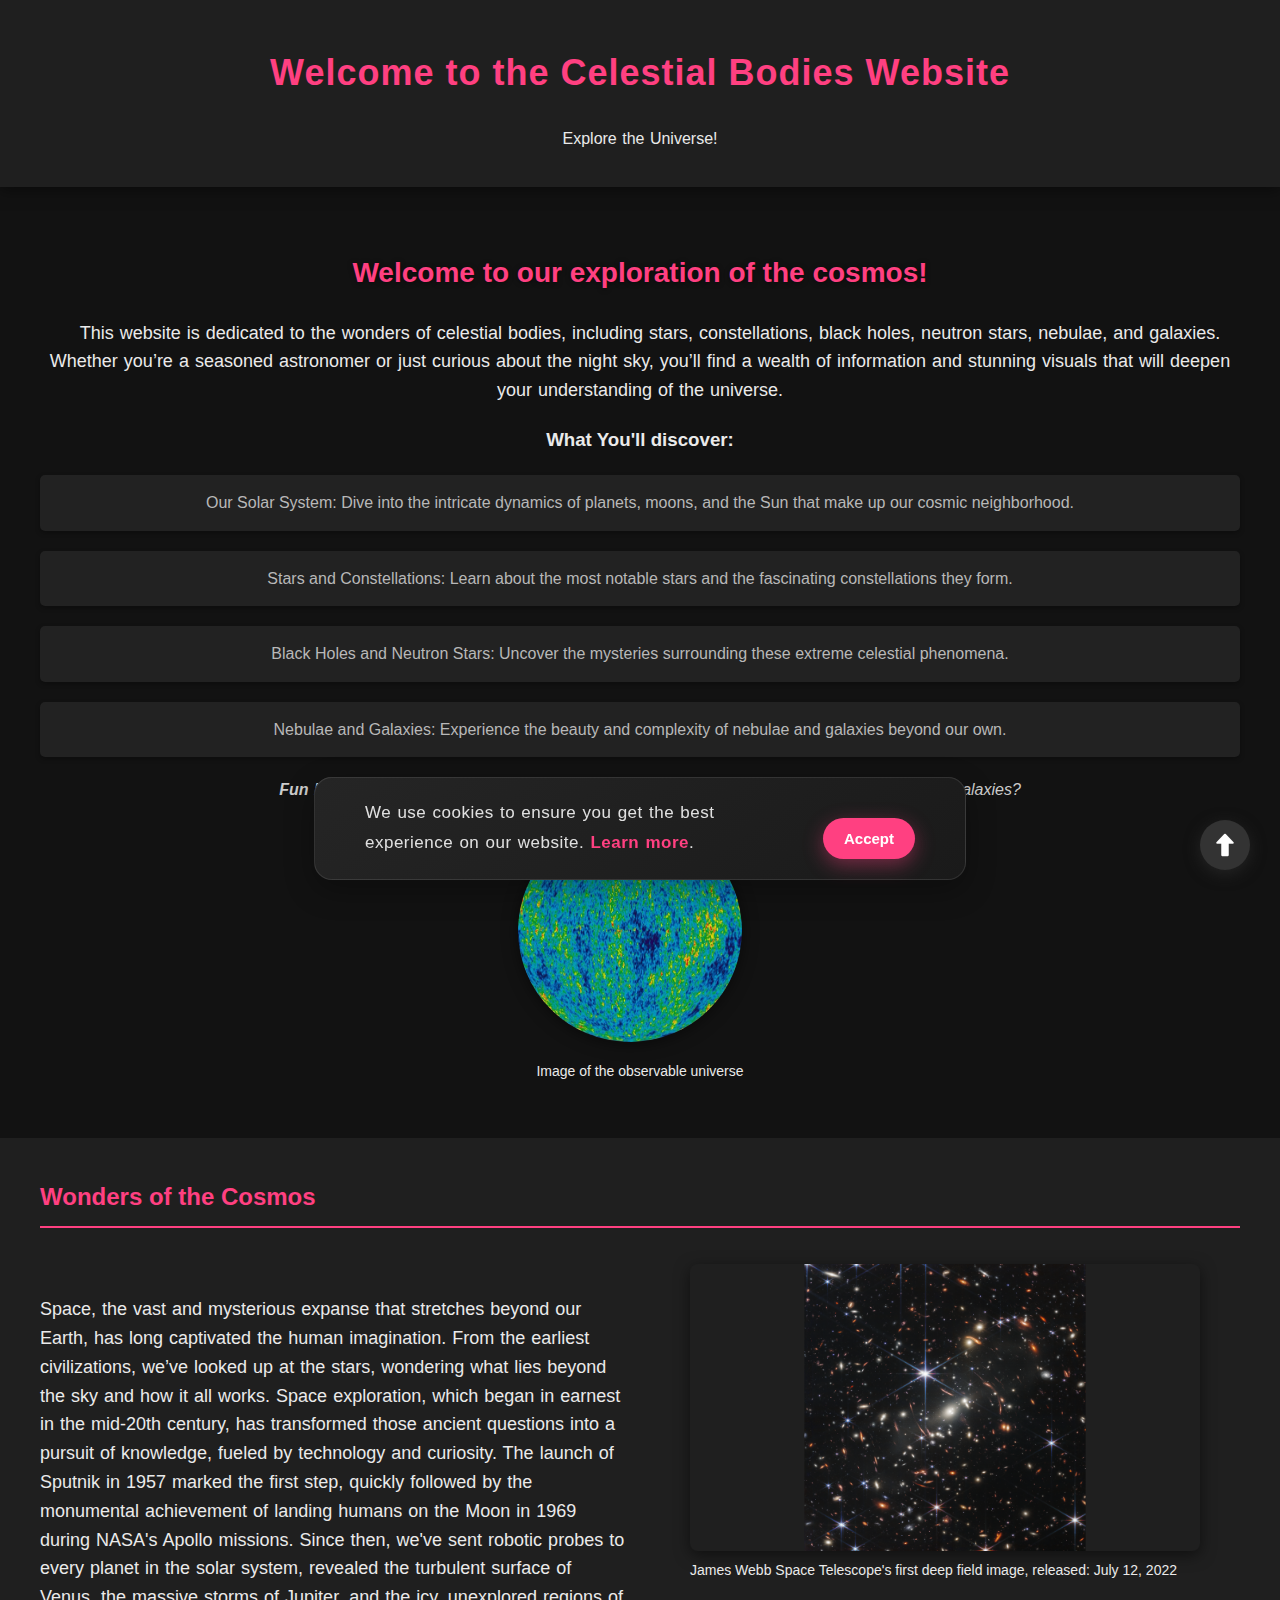
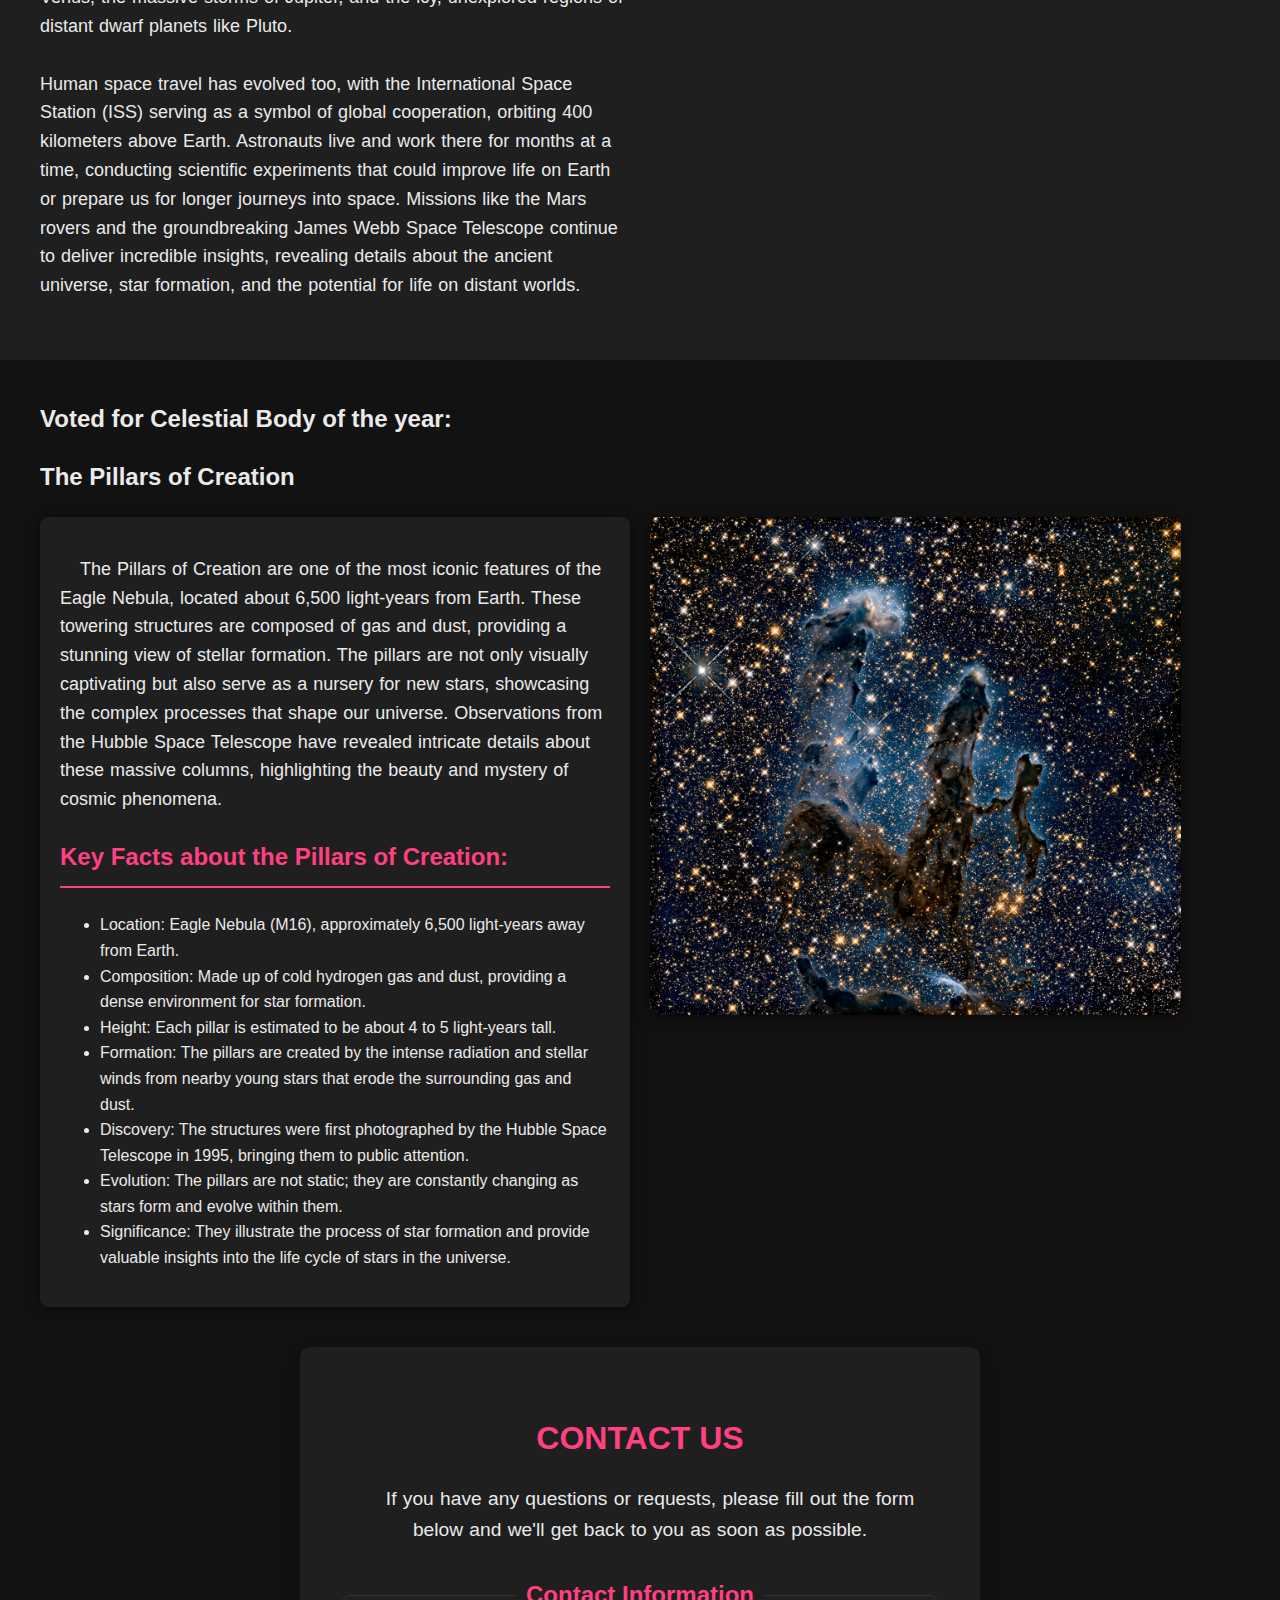
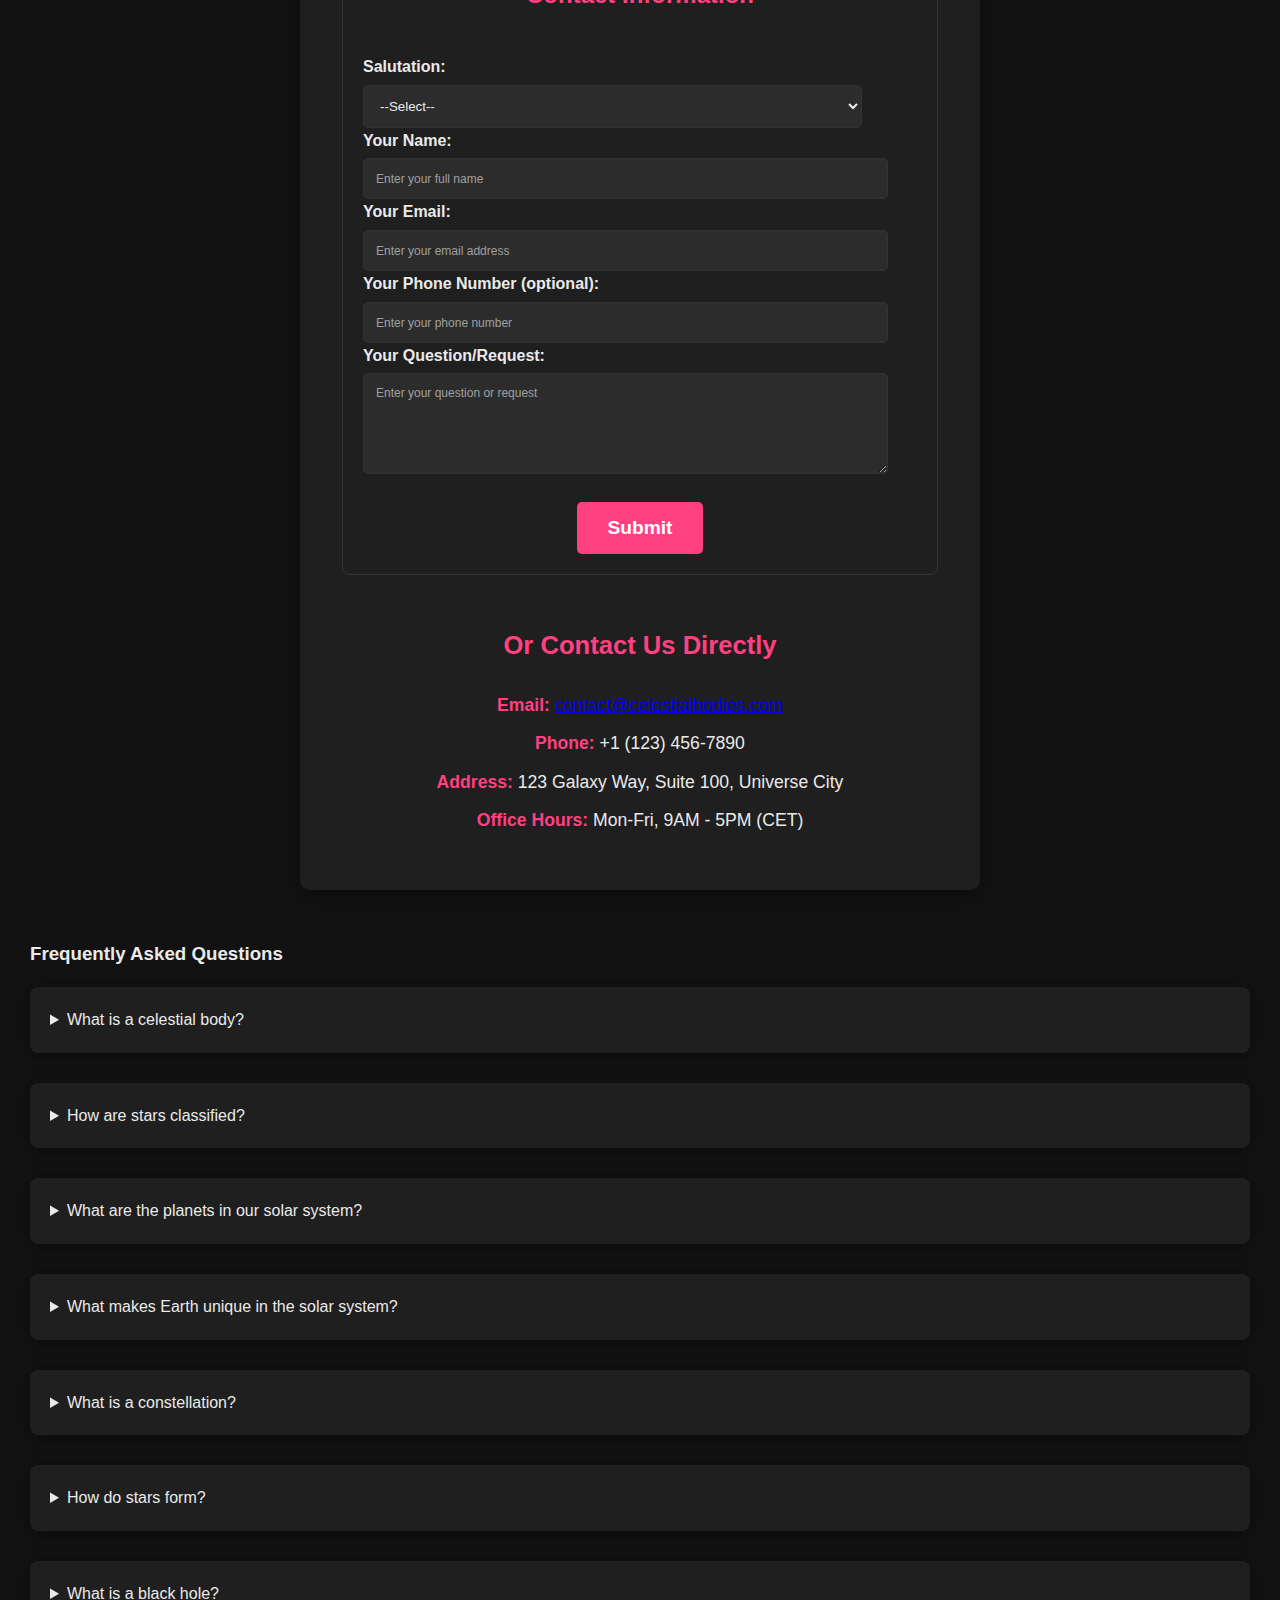
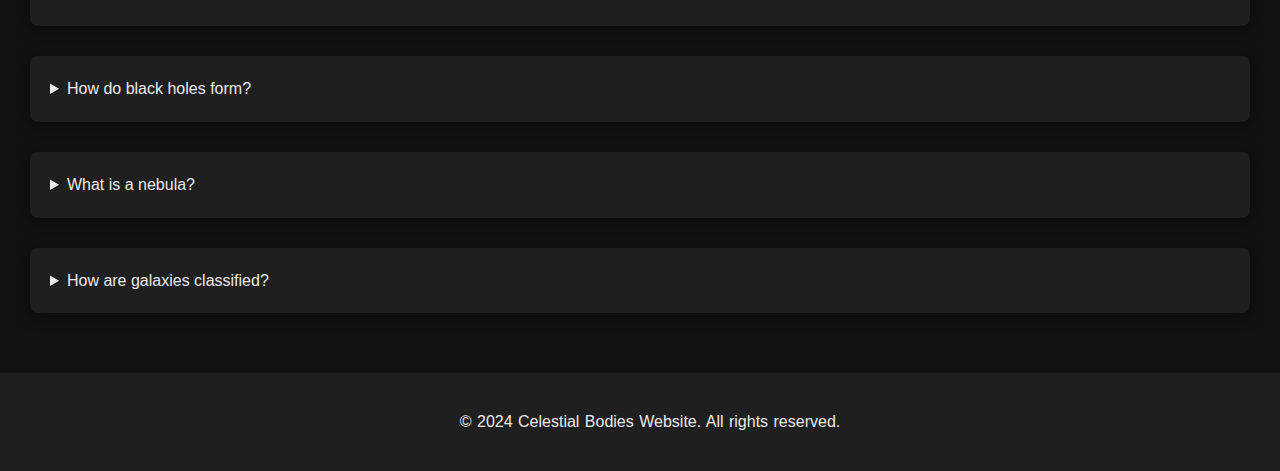
<file: index.html>
<!DOCTYPE html>
<html lang="en">
<head>
    <meta charset="UTF-8">
    <meta name="author" content="Dávid Sebestyén">
    <meta name="viewport" content="width=device-width, initial-scale=1.0">
    <meta name="description" content="A comprehensive website about celestial bodies, stars, and galaxies, providing insightful and detailed information.">
    <meta name="keywords" content="celestial bodies, stars, galaxies, black holes, planets">
    <title>Celestial Bodies Website</title>
    <link rel="stylesheet" href="css/styles.css" type="text/css">
    <link rel="icon" href="img/home/Logoblack.png" type="image/png">
</head>
<body>
    <header>
        <h1>Welcome to the Celestial Bodies Website</h1>
        <p class="header">Explore the Universe!</p>
    </header>

    <a href="#top" class="back-to-top">
        <img src="img/arrowwhite.png" class="arrow" alt="arrow" title="To the top">
    </a>

    <!-- Home section -->
    <section id="home">
        <h2>Welcome to our exploration of the cosmos!</h2>
        <p>This website is dedicated to the wonders of celestial bodies, including stars, constellations, black holes, neutron stars, nebulae, and galaxies. Whether you’re a seasoned astronomer or just curious about the night sky, you’ll find a wealth of information and stunning visuals that will deepen your understanding of the universe.</p>
        <h3>What You'll discover:</h3>
        <ul>
            <li><a href="solar-system.html">Our Solar System: Dive into the intricate dynamics of planets, moons, and the Sun that make up our cosmic neighborhood.</a></li>
            <li><a href="stars-constellations.html">Stars and Constellations: Learn about the most notable stars and the fascinating constellations they form.</a></li>
            <li><a href="black-holes.html">Black Holes and Neutron Stars: Uncover the mysteries surrounding these extreme celestial phenomena.</a></li>
            <li><a href="nebulae-galaxies.html">Nebulae and Galaxies: Experience the beauty and complexity of nebulae and galaxies beyond our own.</a></li>
        </ul>
        
        <aside>
        <p class="fun-fact">
            <strong>Fun Fact:</strong> Did you know that the observable universe is estimated to contain over <em>200 billion galaxies</em>?
        </p>
    </aside>
        <figure>
            <img 
                src="img/home/universe_home.webp" 
                alt="The observable universe" 
                title="Image of the observable universe" 
                class="universe_img">
                <figcaption>Image of the observable universe</figcaption>
        </figure>
    </section>

    <section id="space-text">
        <h3>Wonders of the Cosmos</h3>
        <p class="pre-line">
            Space, the vast and mysterious expanse that stretches beyond our Earth, has long captivated the human imagination. From the earliest civilizations, we’ve looked up at the stars, wondering what lies beyond the sky and how it all works. Space exploration, which began in earnest in the mid-20th century, has transformed those ancient questions into a pursuit of knowledge, fueled by technology and curiosity. The launch of Sputnik in 1957 marked the first step, quickly followed by the monumental achievement of landing humans on the Moon in 1969 during NASA's Apollo missions. Since then, we've sent robotic probes to every planet in the solar system, revealed the turbulent surface of Venus, the massive storms of Jupiter, and the icy, unexplored regions of distant dwarf planets like Pluto.
            
            Human space travel has evolved too, with the International Space Station (ISS) serving as a symbol of global cooperation, orbiting 400 kilometers above Earth. Astronauts live and work there for months at a time, conducting scientific experiments that could improve life on Earth or prepare us for longer journeys into space. Missions like the Mars rovers and the groundbreaking James Webb Space Telescope continue to deliver incredible insights, revealing details about the ancient universe, star formation, and the potential for life on distant worlds.
        </p>
        <figure>
            <img 
            src="img/home/webb_home.png"
            alt="Space image"
            title="An image of space, taken by the James Webb Space Telescope, Credits to NASA"
            class="space-image">
            <figcaption>James Webb Space Telescope's first deep field image, released: July 12, 2022</figcaption>
        </figure>
    </section>

    <section id="pillars">
        <h2>Voted for Celestial Body of the year:</h2>
        <h2>The Pillars of Creation</h2>
        <article class="pillar-article">
        <p class="pillars-text">
            The Pillars of Creation are one of the most iconic features of the Eagle Nebula, located about 6,500 light-years from Earth. These towering structures are composed of gas and dust, providing a stunning view of stellar formation. The pillars are not only visually captivating but also serve as a nursery for new stars, showcasing the complex processes that shape our universe. Observations from the Hubble Space Telescope have revealed intricate details about these massive columns, highlighting the beauty and mystery of cosmic phenomena.
        <h3>Key Facts about the Pillars of Creation:</h3>
        <ul>
            <li>Location: Eagle Nebula (M16), approximately 6,500 light-years away from Earth.</li>
            <li>Composition: Made up of cold hydrogen gas and dust, providing a dense environment for star formation.</li>
            <li>Height: Each pillar is estimated to be about 4 to 5 light-years tall.</li>
            <li>Formation: The pillars are created by the intense radiation and stellar winds from nearby young stars that erode the surrounding gas and dust.</li>
            <li>Discovery: The structures were first photographed by the Hubble Space Telescope in 1995, bringing them to public attention.</li>
            <li>Evolution: The pillars are not static; they are constantly changing as stars form and evolve within them.</li>
            <li>Significance: They illustrate the process of star formation and provide valuable insights into the life cycle of stars in the universe.</li>
        </ul>
        </article>
        <img 
            src="img/home/pillars_home.jpg"
            alt="Pillars of Creation"
            title="Image of The Pillars of Creation, by the Hubble Space Telescope"
            class="pillars-img">
    </section>
    
    <!-- Contact section -->
    <section id="contact">
        <h2>Contact Us</h2>
        <p>If you have any questions or requests, please fill out the form below and we'll get back to you as soon as possible.</p>
    
        <form action="thankyou.html" method="POST">
            <fieldset>
              <legend>Contact Information</legend>
              
              <label for="salutation">Salutation:</label>
              <select id="salutation" name="salutation" required>
                <option value="">--Select--</option>
                <option value="Mr.">Mr.</option>
                <option value="Mrs.">Mrs.</option>
                <option value="Mx.">Mx. (Gender-Neutral)</option>
              </select>
          
              <label for="name">Your Name:</label>
              <input type="text" id="name" name="name" required placeholder="Enter your full name">
          
              <label for="email">Your Email:</label>
              <input type="email" id="email" name="email" required placeholder="Enter your email address">
          
              <label for="phone">Your Phone Number (optional):</label>
              <input type="tel" id="phone" name="phone" placeholder="Enter your phone number">
          
              <label for="message">Your Question/Request:</label>
              <textarea id="message" name="message" rows="5" required placeholder="Enter your question or request"></textarea>
          
              <button type="submit">Submit</button>
            </fieldset>
          </form>
          
    
        <h3>Or Contact Us Directly</h3>
        <ul id="direct-contact">
            <li><strong>Email:</strong> <a href="mailto:contact@celestialbodies.com">contact@celestialbodies.com</a></li>
            <li><strong>Phone:</strong> +1 (123) 456-7890</li>
            <li><strong>Address:</strong> 123 Galaxy Way, Suite 100, Universe City</li>
            <li><strong>Office Hours:</strong> Mon-Fri, 9AM - 5PM (CET)</li>
        </ul>
    </section>
    
        <!-- FAQ section -->
        <section id="faq">
            <h3>Frequently Asked Questions</h3>
    
            <article>
                <h4 class="visually-hidden">Celestial Body</h4> <!-- New hidden heading -->
                <details>
                    <summary>What is a celestial body?</summary>
                    <p>A celestial body is any natural object outside of Earth's atmosphere, such as planets, moons, stars, and asteroids.</p>
                </details>
            </article>
    
            <article>
                <h4 class="visually-hidden">Stars</h4> <!-- New hidden heading -->
                <details>
                    <summary>How are stars classified?</summary>
                    <p>Stars are classified based on their temperature and brightness, often grouped into spectral types such as O, B, A, F, G, K, and M.</p>
                </details>
            </article>
    
            <article>
                <h4 class="visually-hidden">Planets</h4> <!-- New hidden heading -->
                <details>
                    <summary>What are the planets in our solar system?</summary>
                    <p>Our solar system consists of eight planets: Mercury, Venus, Earth, Mars, Jupiter, Saturn, Uranus, and Neptune.</p>
                </details>
            </article>
    
            <article>
                <h4 class="visually-hidden">Earth</h4> <!-- New hidden heading -->
                <details>
                    <summary>What makes Earth unique in the solar system?</summary>
                    <p>Earth is the only planet known to support life, thanks to its liquid water, suitable atmosphere, and magnetic field.</p>
                </details>
            </article>
    
            <article>
                <h4 class="visually-hidden">Constellation</h4> <!-- New hidden heading -->
                <details>
                    <summary>What is a constellation?</summary>
                    <p>A constellation is a group of stars that forms a recognizable pattern in the sky, often named after mythological figures, animals, or objects.</p>
                </details>
            </article>
    
            <article>
                <h4 class="visually-hidden">Stars</h4> <!-- New hidden heading -->
                <details>
                    <summary>How do stars form?</summary>
                    <p>Stars form from clouds of gas and dust in space, which collapse under gravity and ignite nuclear fusion at their core.</p>
                </details>
            </article>
    
            <article>
                <h4 class="visually-hidden">Black Hole</h4> <!-- New hidden heading -->
                <details>
                    <summary>What is a black hole?</summary>
                    <p>A black hole is a region of space where gravity is so strong that nothing, not even light, can escape from it.</p>
                </details>
            </article>
    
            <article>
                <h4 class="visually-hidden">Forming of Black Holes</h4> <!-- New hidden heading -->
                <details>
                    <summary>How do black holes form?</summary>
                    <p>Black holes form when massive stars collapse under their own gravity at the end of their life cycles.</p>
                </details>
            </article>
    
            <article>
                <h4 class="visually-hidden">Nebula</h4> <!-- New hidden heading -->
                <details>
                    <summary>What is a nebula?</summary>
                    <p>A nebula is a giant cloud of gas and dust in space, often the birthplace of stars and planets.</p>
                </details>
            </article>
    
            <article>
                <h4 class="visually-hidden">Galaxy Classification</h4> <!-- New hidden heading -->
                <details>
                    <summary>How are galaxies classified?</summary>
                    <p>Galaxies are classified into three main types: spiral, elliptical, and irregular, based on their shape and structure.</p>
                </details>
            </article>
    
        </section>

        <section class="cookie-popup" id="cookiePopup">
            <h3 class="visually-hidden">Cookie Consent</h3> <!-- New hidden heading -->
            <p>We use cookies to ensure you get the best experience on our website. <a href="#">Learn more</a>.</p>
            <button id="acceptCookies">Accept</button>
        </section>

    <footer>
        <p>&copy; 2024 Celestial Bodies Website. All rights reserved.</p>
    </footer>

    <script src="scripts/scriptcookies.js"></script>
</body>
</html>
</file>
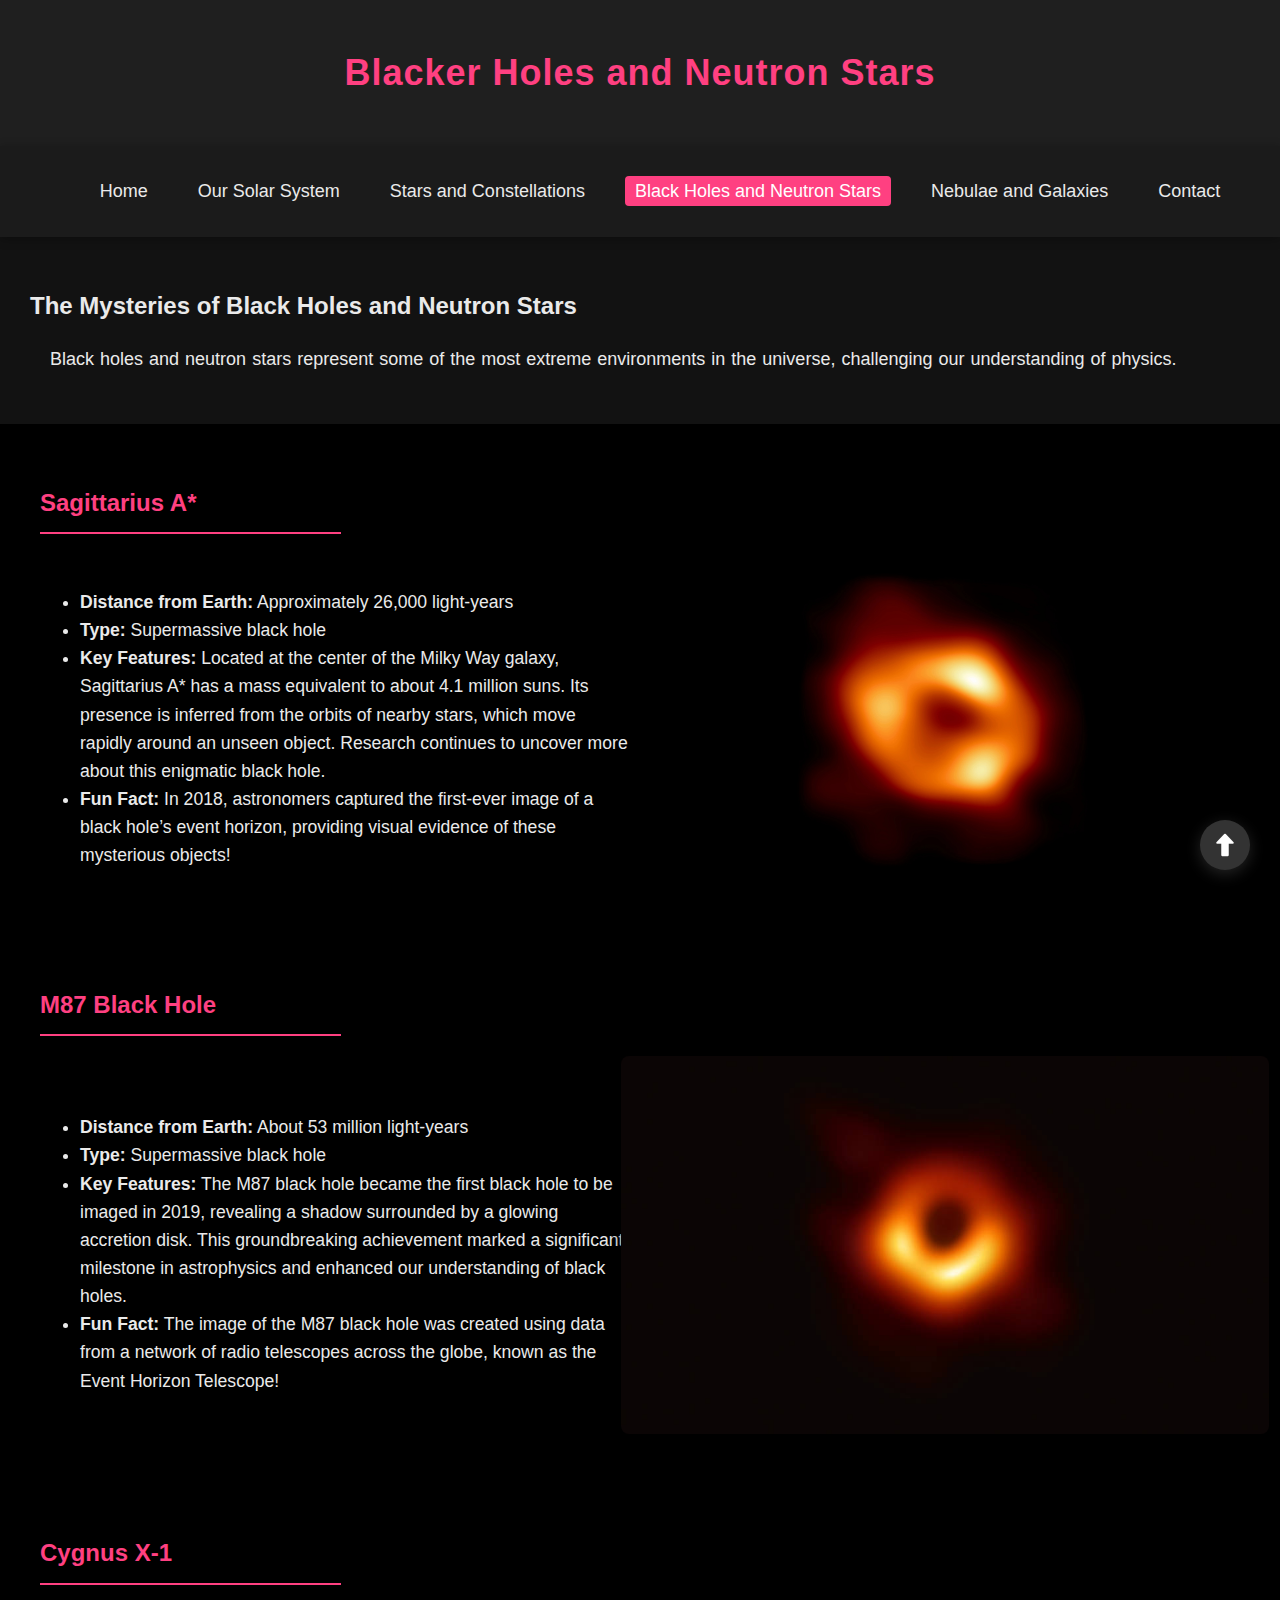
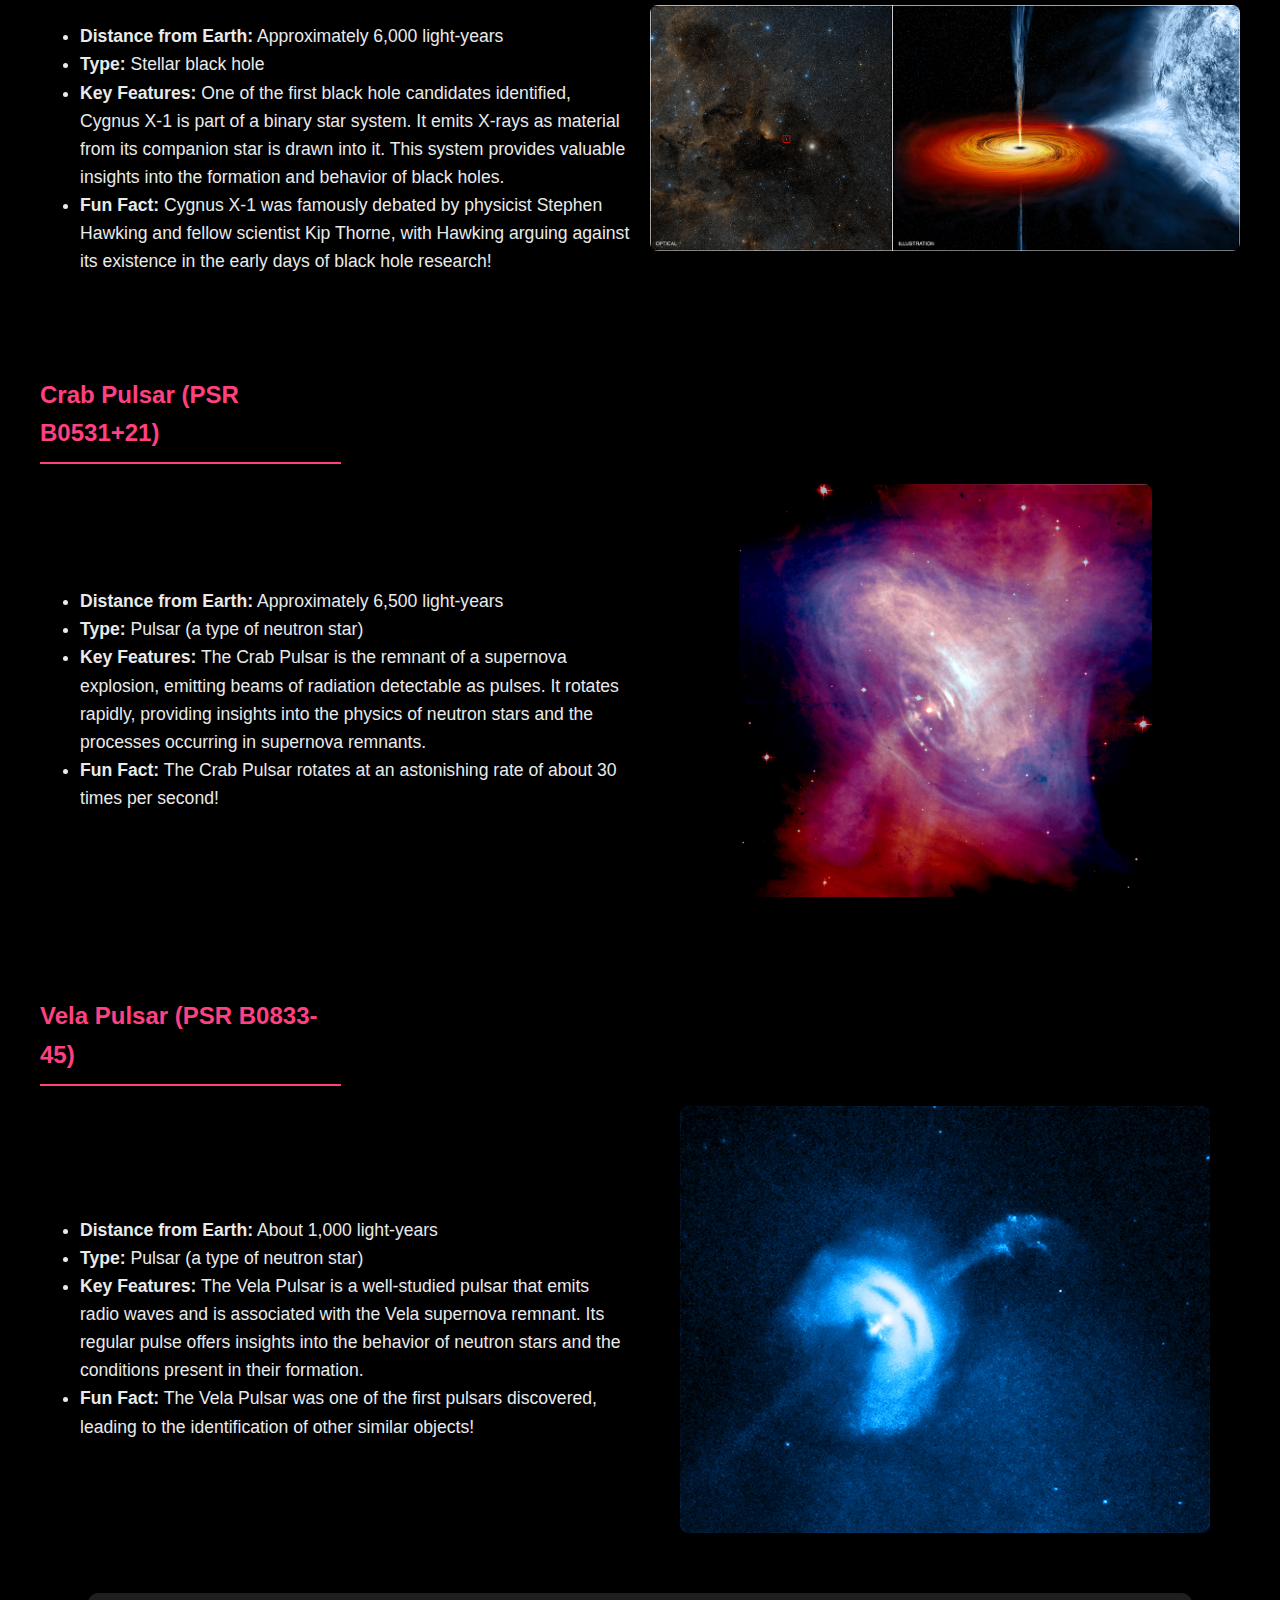
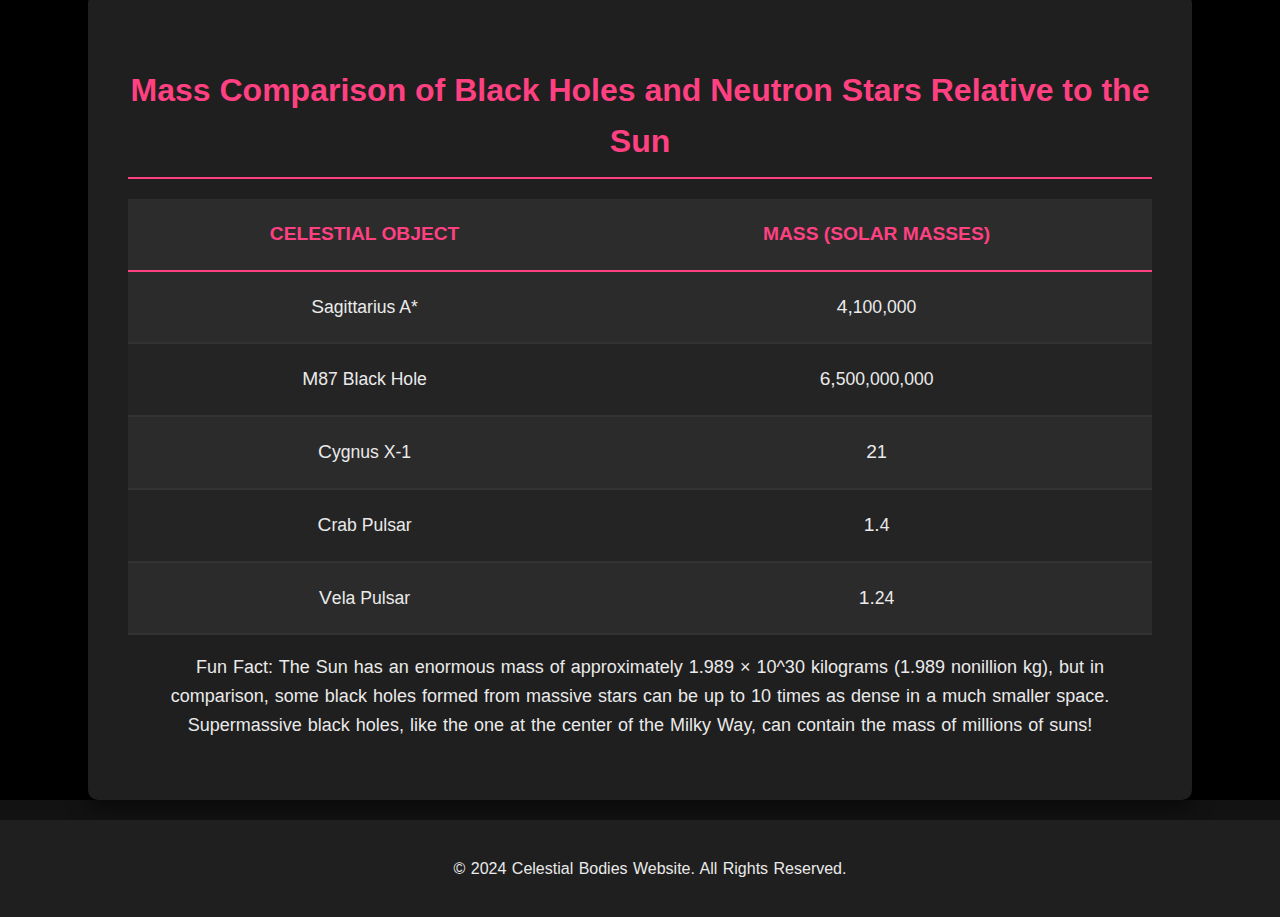
<file: black-holes.html>
<!DOCTYPE html>
<html lang="en">
<head>
    <meta charset="UTF-8">
    <meta name="author" content="Dávid Sebestyén">
    <meta name="viewport" content="width=device-width, initial-scale=1.0">
    <meta name="description" content="A comprehensive website about celestial bodies, stars, and galaxies, providing insightful and detailed information.">
    <meta name="keywords" content="celestial bodies, stars, galaxies, black holes, planets">
    <title>Celestial Bodies - Our Solar System</title>
    <link rel="stylesheet" href="css/styles.css" type="text/css">
    <link rel="icon" href="img/home/Logoblack.png" type="image/png">
</head>
<body>
    
    <header>
        <h1>Blacker Holes and Neutron Stars</h1>
    </header>

    <nav>
        <button class="hamburger" id="hamburger" aria-label="Toggle menu" aria-expanded="false">
            <span></span>
            <span></span>
            <span></span>
        </button>
        <ul class="nav-menu" id="navMenu">
            <li><a href="index.html">Home</a></li>
            <li><a href="solar-system.html">Our Solar System</a></li>
            <li><a href="stars-constellations.html">Stars and Constellations</a></li>
            <li><a href="black-holes.html" class="nav-active">Black Holes and Neutron Stars</a></li>
            <li><a href="nebulae-galaxies.html">Nebulae and Galaxies</a></li>
            <li><a href="index.html#contact">Contact</a></li>
        </ul>
    </nav>

    <a href="#top" class="back-to-top">
        <img src="img/arrowwhite.png" class="arrow" alt="arrow" title="To the top">
    </a>

    <section id="black-holes">
        <h2>The Mysteries of Black Holes and Neutron Stars</h2>
        <p>Black holes and neutron stars represent some of the most extreme environments in the universe, challenging our understanding of physics.</p>
    </section>

    <main id="blackholes">
        <section id="sagittariusa">
            <h2>Sagittarius A*</h2>
            <ul class="sagittariusa-ul">
                <li><strong>Distance from Earth:</strong> Approximately 26,000 light-years</li>
                <li><strong>Type:</strong> Supermassive black hole</li>
                <li><strong>Key Features:</strong> Located at the center of the Milky Way galaxy, Sagittarius A* has a mass equivalent to about 4.1 million suns. Its presence is inferred from the orbits of nearby stars, which move rapidly around an unseen object. Research continues to uncover more about this enigmatic black hole.</li>
                <li><strong>Fun Fact:</strong> In 2018, astronomers captured the first-ever image of a black hole’s event horizon, providing visual evidence of these mysterious objects!</li>
            </ul>
            <img src="img/content3/sagittariusA_content3.jpg" alt="Sagittarius A*" title="Sagittarius A*" class="sagittariusa-img">
        </section>

        <section id="m87">
            <h2>M87 Black Hole</h2>
            <ul class="m87-ul">
                <li><strong>Distance from Earth:</strong> About 53 million light-years</li>
                <li><strong>Type:</strong> Supermassive black hole</li>
                <li><strong>Key Features:</strong> The M87 black hole became the first black hole to be imaged in 2019, revealing a shadow surrounded by a glowing accretion disk. This groundbreaking achievement marked a significant milestone in astrophysics and enhanced our understanding of black holes.</li>
                <li><strong>Fun Fact:</strong> The image of the M87 black hole was created using data from a network of radio telescopes across the globe, known as the Event Horizon Telescope!</li>
            </ul>
            <img src="img/content3/m87_content3.jpg" alt="M87 Black Hole" title="M87" class="m87-img">
        </section>

        <section id="cygnus">
            <h2>Cygnus X-1</h2>
            <ul class="cygnus-ul">
                <li><strong>Distance from Earth:</strong> Approximately 6,000 light-years</li>
                <li><strong>Type:</strong> Stellar black hole</li>
                <li><strong>Key Features:</strong> One of the first black hole candidates identified, Cygnus X-1 is part of a binary star system. It emits X-rays as material from its companion star is drawn into it. This system provides valuable insights into the formation and behavior of black holes.</li>
                <li><strong>Fun Fact:</strong> Cygnus X-1 was famously debated by physicist Stephen Hawking and fellow scientist Kip Thorne, with Hawking arguing against its existence in the early days of black hole research!</li>
            </ul>
            <img src="img/content3/cygnusX-1_content3.jpg" alt="Cygnus X-1" title="Cygnus X-1" class="cygnus-img">
        </section>

        <section id="crabpulsar">
            <h2>Crab Pulsar (PSR B0531+21)</h2>
            <ul class="crabpulsar-ul">
                <li><strong>Distance from Earth:</strong> Approximately 6,500 light-years</li>
                <li><strong>Type:</strong> Pulsar (a type of neutron star)</li>
                <li><strong>Key Features:</strong> The Crab Pulsar is the remnant of a supernova explosion, emitting beams of radiation detectable as pulses. It rotates rapidly, providing insights into the physics of neutron stars and the processes occurring in supernova remnants.</li>
                <li><strong>Fun Fact:</strong> The Crab Pulsar rotates at an astonishing rate of about 30 times per second!</li>
            </ul>
            <img src="img/content3/crabpulsar_content3.jpg" alt="Crab Pulsar (PSR B0531+21)" title="Crab Pulsar" class="crabpulsar-img">
        </section>

        <section id="velapulsar">
            <h2>Vela Pulsar (PSR B0833-45)</h2>
            <ul class="velapulsar-ul">
                <li><strong>Distance from Earth:</strong> About 1,000 light-years</li>
                <li><strong>Type:</strong> Pulsar (a type of neutron star)</li>
                <li><strong>Key Features:</strong> The Vela Pulsar is a well-studied pulsar that emits radio waves and is associated with the Vela supernova remnant. Its regular pulse offers insights into the behavior of neutron stars and the conditions present in their formation.</li>
                <li><strong>Fun Fact:</strong> The Vela Pulsar was one of the first pulsars discovered, leading to the identification of other similar objects!</li>
            </ul>
            <img src="img/content3/velabigger.jpg" alt="Vela Pulsar (PSR B0833-45)" title="Vela Pulsar" class="velapulsar-img">
        </section>

        <section id="fun-table">
            <h3>Mass Comparison of Black Holes and Neutron Stars Relative to the Sun</h3>
            <table>
                <thead>
                    <tr>
                        <th>Celestial Object</th>
                        <th>Mass (Solar Masses)</th>
                    </tr>
                </thead>
                <tbody>
                    <tr>
                        <td>Sagittarius A*</td>
                        <td>4,100,000</td>
                    </tr>
                    <tr>
                        <td>M87 Black Hole</td>
                        <td>6,500,000,000</td>
                    </tr>
                    <tr>
                        <td>Cygnus X-1</td>
                        <td>21</td>
                    </tr>
                    <tr>
                        <td>Crab Pulsar</td>
                        <td>1.4</td>
                    </tr>
                    <tr>
                        <td>Vela Pulsar</td>
                        <td>1.24</td>
                    </tr>
                </tbody>
            </table>
            <p class="fact">
                Fun Fact: The Sun has an enormous mass of approximately 1.989 × 10^30 kilograms (1.989 nonillion kg), 
                but in comparison, some black holes formed from massive stars can be up to 10 times as dense in a much smaller space. 
                Supermassive black holes, like the one at the center of the Milky Way, can contain the mass of millions of suns!
            </p>
        </section>
        
    </main>

    <footer>
        <p>&copy; 2024 Celestial Bodies Website. All Rights Reserved.</p>
    </footer>
    
    <script src="scripts/scripthamburger.js"></script>
</body>
</html>
</file>
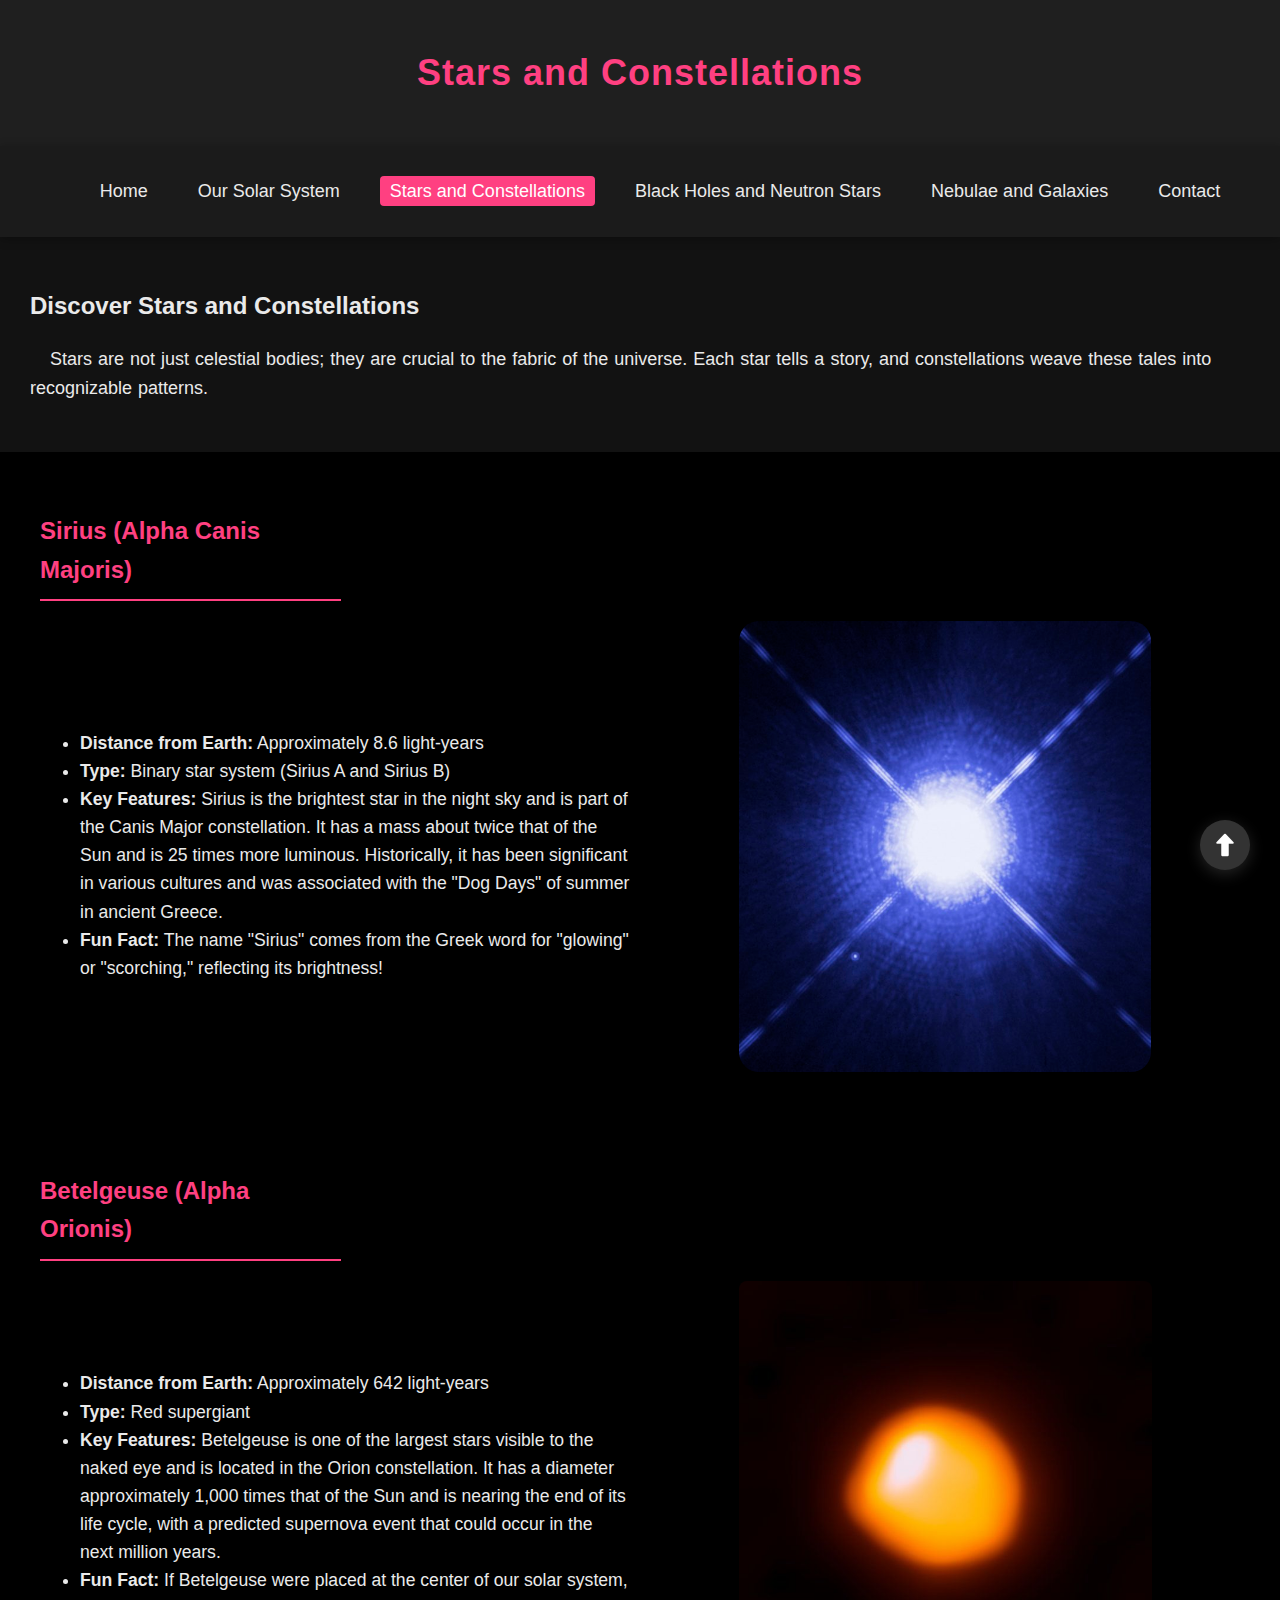
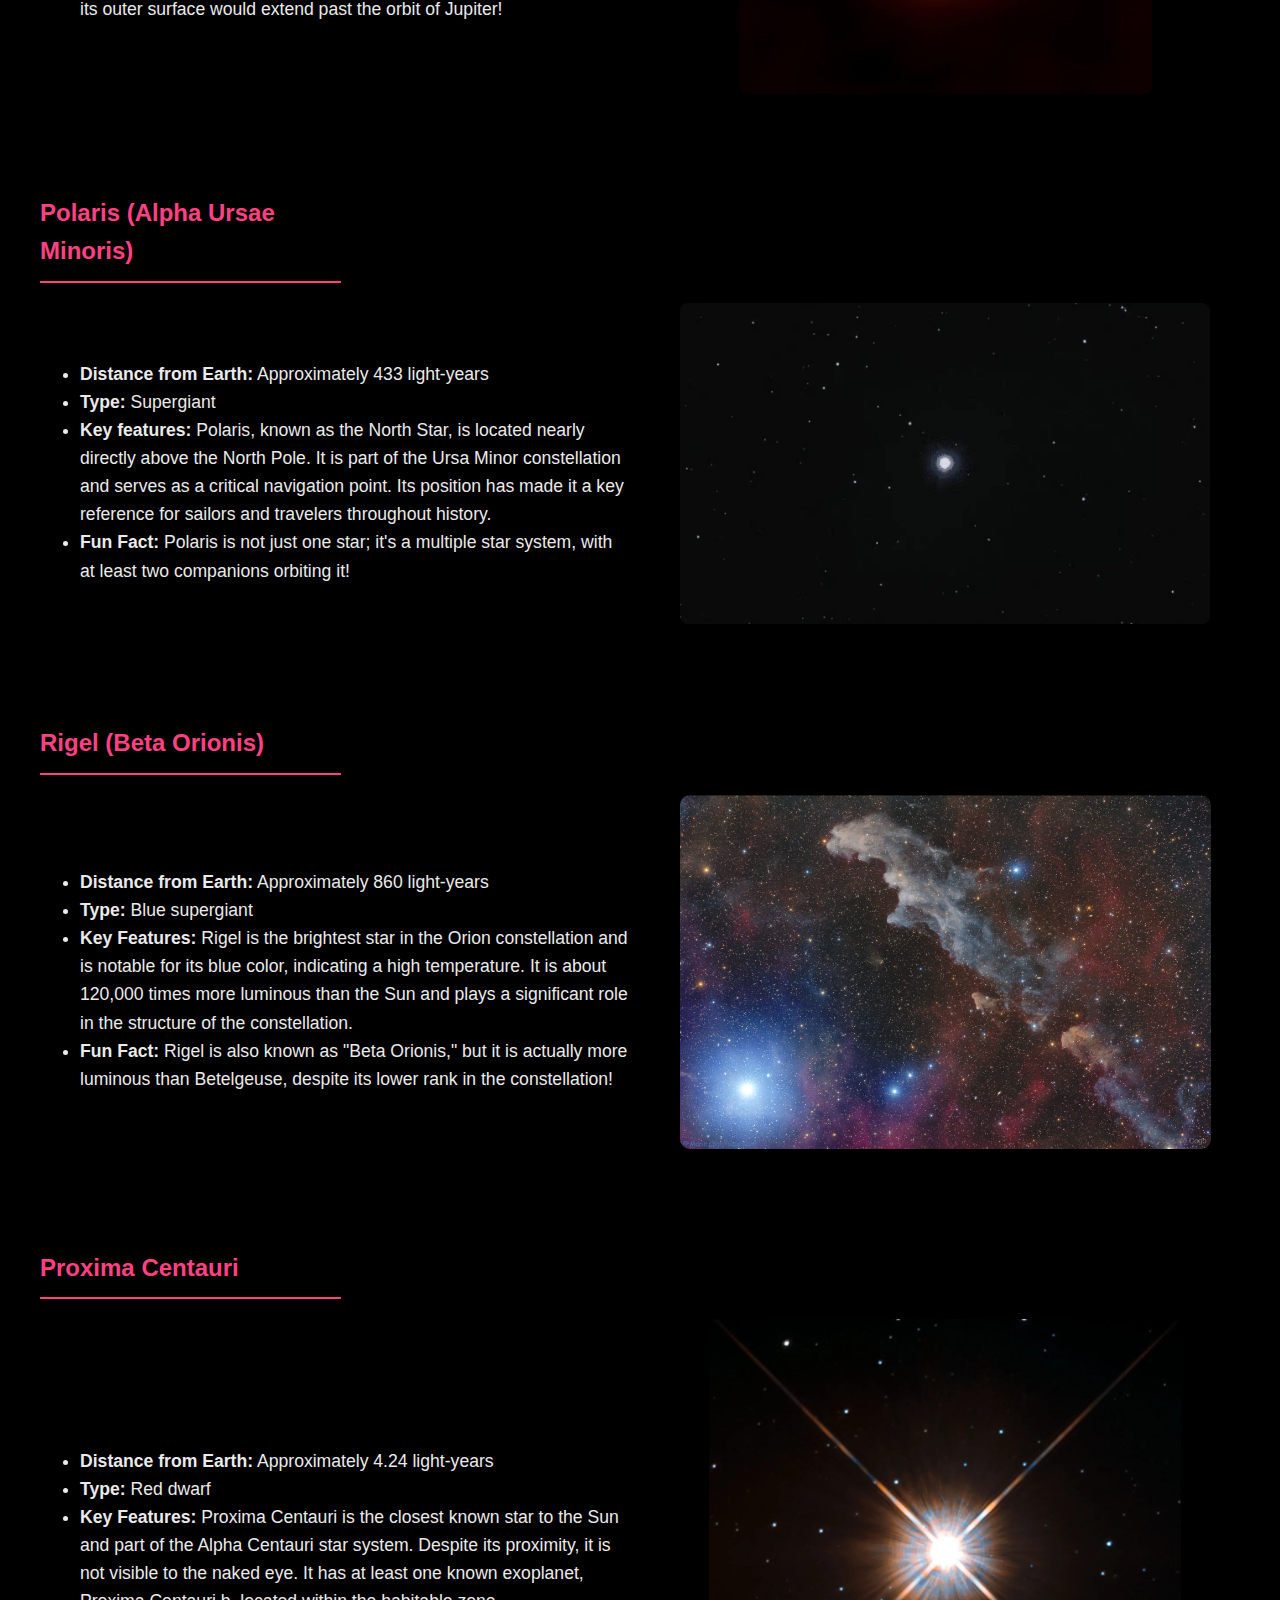
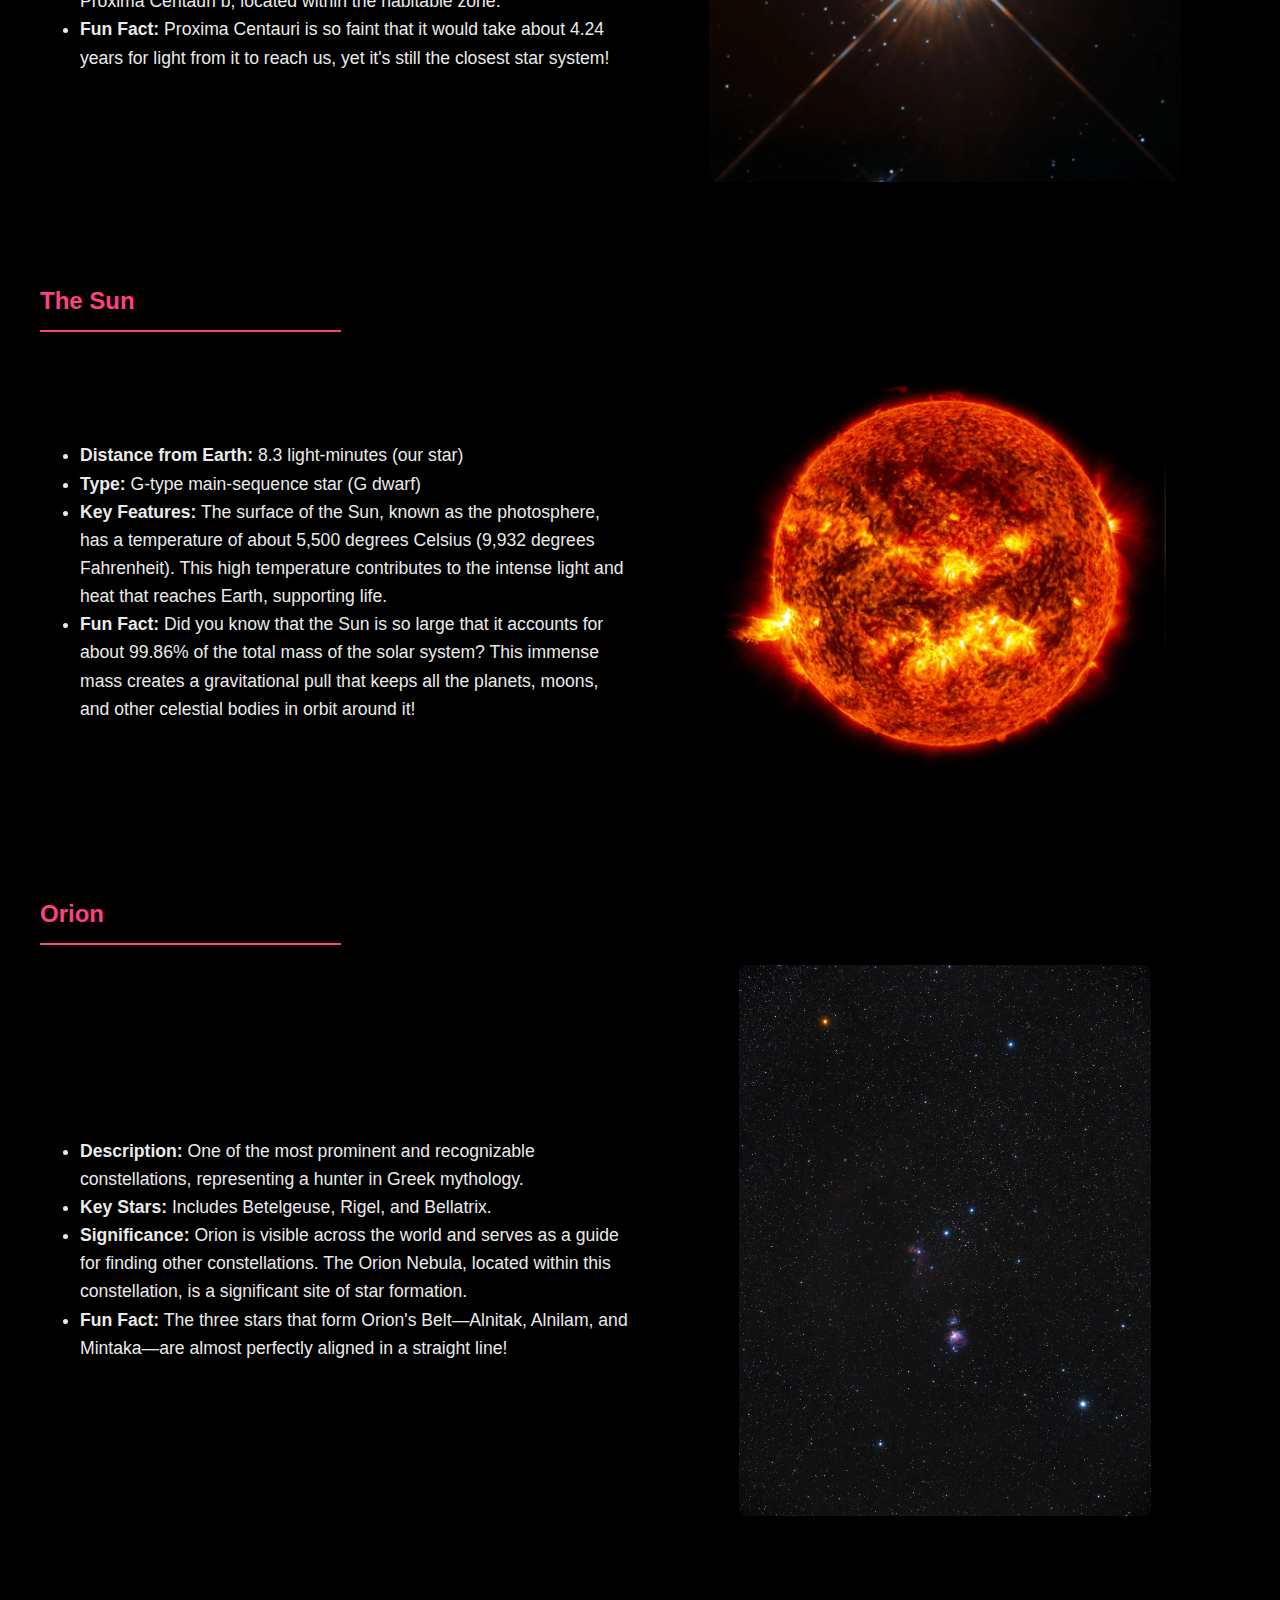
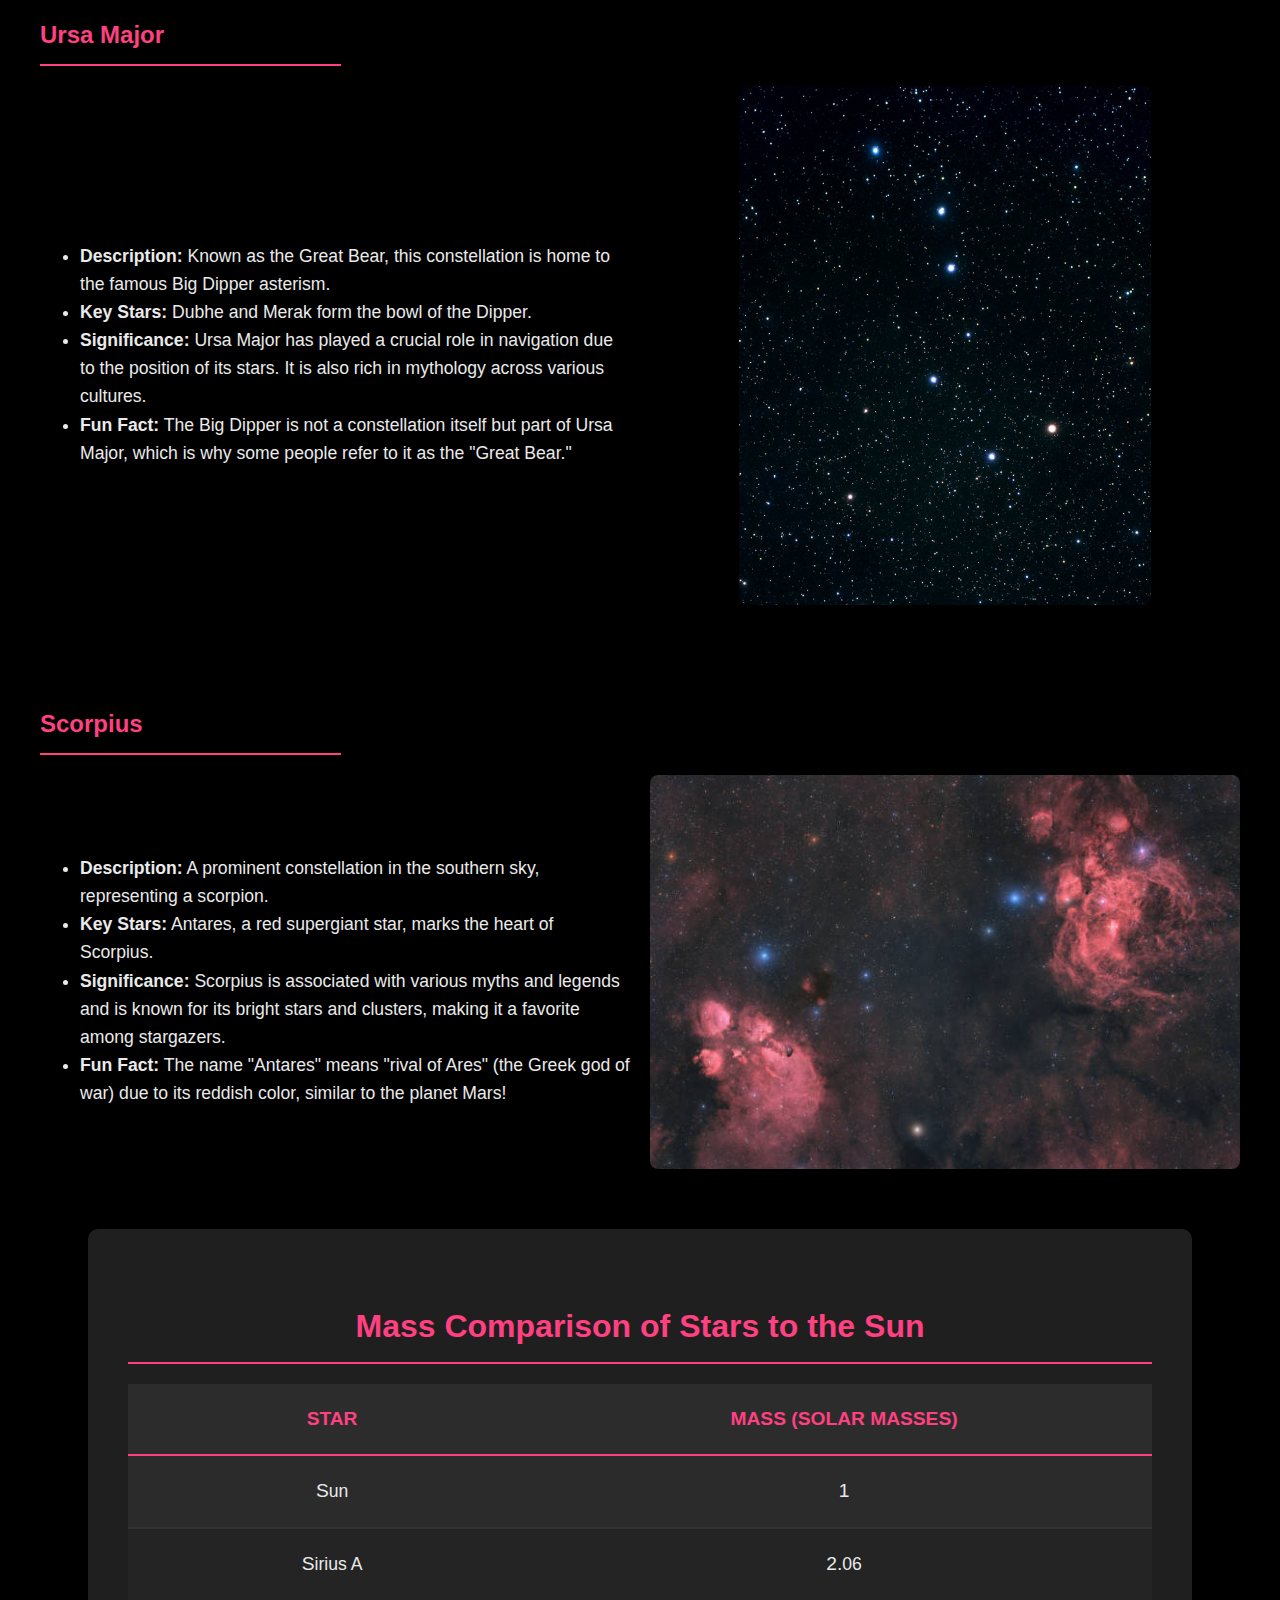
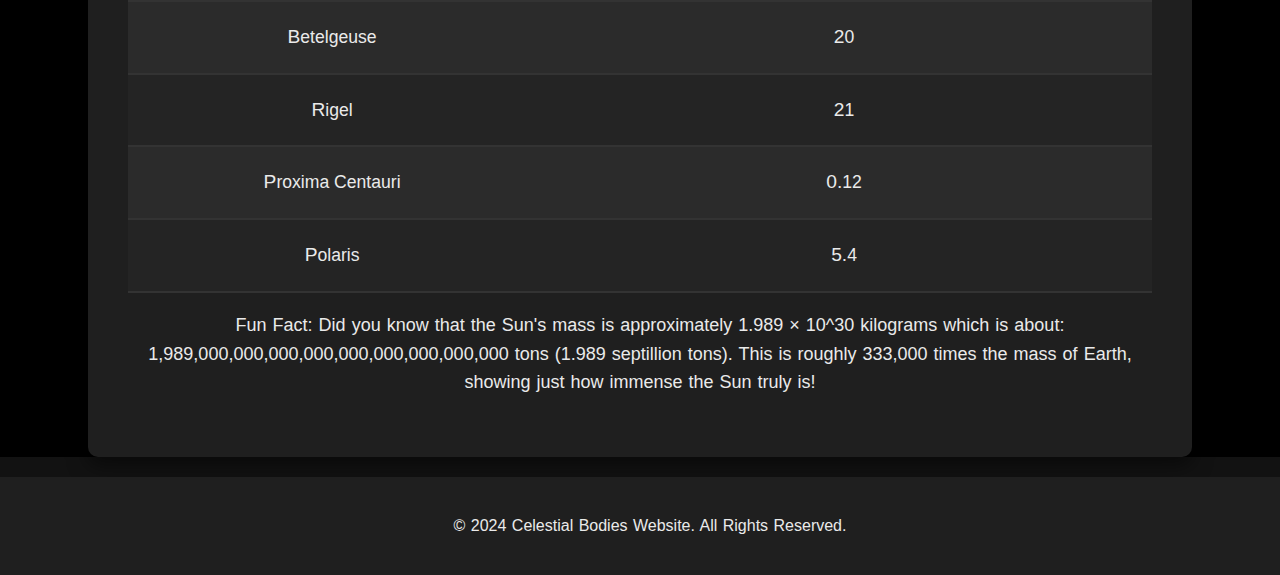
<file: stars-constellations.html>
<!DOCTYPE html>
<html lang="en">
<head>
    <meta charset="UTF-8">
    <meta name="author" content="Dávid Sebestyén">
    <meta name="viewport" content="width=device-width, initial-scale=1.0">
    <meta name="description" content="A comprehensive website about celestial bodies, stars, and galaxies, providing insightful and detailed information.">
    <meta name="keywords" content="celestial bodies, stars, galaxies, black holes, planets">
    <title>Celestial Bodies - Stars and Constellations</title>
    <link rel="stylesheet" href="css/styles.css" type="text/css">
    <link rel="icon" href="img/home/Logoblack.png" type="image/png">
</head>
<body>
    
    <header>
        <h1>Stars and Constellations</h1>
    </header>

    <nav>
        <button class="hamburger" id="hamburger" aria-label="Toggle menu" aria-expanded="false">
            <span></span>
            <span></span>
            <span></span>
        </button>
        <ul class="nav-menu" id="navMenu">
            <li><a href="index.html">Home</a></li>
            <li><a href="solar-system.html">Our Solar System</a></li>
            <li><a href="stars-constellations.html" class="nav-active">Stars and Constellations</a></li>
            <li><a href="black-holes.html">Black Holes and Neutron Stars</a></li>
            <li><a href="nebulae-galaxies.html">Nebulae and Galaxies</a></li>
            <li><a href="index.html#contact">Contact</a></li>
        </ul>
    </nav>

    <a href="#top" class="back-to-top">
        <img src="img/arrowwhite.png" class="arrow" alt="arrow" title="To the top">
    </a>

    <section id="stars-constellations">
        <h2>Discover Stars and Constellations</h2>
        <p>Stars are not just celestial bodies; they are crucial to the fabric of the universe. Each star tells a story, and constellations weave these tales into recognizable patterns.</p>
    </section>

    <main id="starsconstellations">
        <section id="sirius">
            <h2>Sirius (Alpha Canis Majoris)</h2>
            <ul class="sirius-ul">
                <li><strong>Distance from Earth:</strong> Approximately 8.6 light-years</li>
                <li><strong>Type:</strong> Binary star system (Sirius A and Sirius B)</li>
                <li><strong>Key Features:</strong> Sirius is the brightest star in the night sky and is part of the Canis Major constellation. It has a mass about twice that of the Sun and is 25 times more luminous. Historically, it has been significant in various cultures and was associated with the "Dog Days" of summer in ancient Greece.</li>
                <li><strong>Fun Fact:</strong> The name "Sirius" comes from the Greek word for "glowing" or "scorching," reflecting its brightness!</li>
            </ul>
            <img src="img/content2/sirius_content2.jpg" alt="Sirius" title="Sirius" class="sirius-img">
        </section>

        <section id="betelgeuse">
            <h2>Betelgeuse (Alpha Orionis)</h2>
            <ul class="betelgeuse-ul">
                <li><strong>Distance from Earth:</strong> Approximately 642 light-years</li>
                <li><strong>Type:</strong> Red supergiant</li>
                <li><strong>Key Features:</strong> Betelgeuse is one of the largest stars visible to the naked eye and is located in the Orion constellation. It has a diameter approximately 1,000 times that of the Sun and is nearing the end of its life cycle, with a predicted supernova event that could occur in the next million years.</li>
                <li><strong>Fun Fact:</strong> If Betelgeuse were placed at the center of our solar system, its outer surface would extend past the orbit of Jupiter!</li>
            </ul>
            <img src="img/content2/beletgeusepic.jpg" alt="Betelgeuse" title="Betelgeuse" class="betelgeuse-img">
        </section>

        <section id="polaris">
            <h2>Polaris (Alpha Ursae Minoris)</h2>
            <ul class="polaris-ul">
                <li><strong>Distance from Earth:</strong> Approximately 433 light-years</li>
                <li><strong>Type:</strong> Supergiant</li>
                <li><strong>Key features:</strong>  Polaris, known as the North Star, is located nearly directly above the North Pole. It is part of the Ursa Minor constellation and serves as a critical navigation point. Its position has made it a key reference for sailors and travelers throughout history.</li>
                <li><strong>Fun Fact:</strong> Polaris is not just one star; it's a multiple star system, with at least two companions orbiting it!</li>
            </ul>
            <img src="img/content2/polariscont2.2.webp" alt="Polaris" title="Polaris" class="polaris-img">
        </section>

        <section id="rigel">
            <h2>Rigel (Beta Orionis)</h2>
            <ul class="rigel-ul">
                <li><strong>Distance from Earth:</strong> Approximately 860 light-years</li>
                <li><strong>Type:</strong> Blue supergiant</li>
                <li><strong>Key Features:</strong> Rigel is the brightest star in the Orion constellation and is notable for its blue color, indicating a high temperature. It is about 120,000 times more luminous than the Sun and plays a significant role in the structure of the constellation.</li>
                <li><strong>Fun Fact:</strong> Rigel is also known as "Beta Orionis," but it is actually more luminous than Betelgeuse, despite its lower rank in the constellation!</li>
            </ul>
            <img src="img/content2/rigel(witchheadnebula)_content2.jpg" alt="Rigel" title="Rigel" class="rigel-img">
        </section>

        <section id="proximacentauri">
            <h2>Proxima Centauri</h2>
            <ul class="proximacentauri-ul">
                <li><strong>Distance from Earth:</strong> Approximately 4.24 light-years</li>
                <li><strong>Type:</strong> Red dwarf</li>
                <li><strong>Key Features:</strong> Proxima Centauri is the closest known star to the Sun and part of the Alpha Centauri star system. Despite its proximity, it is not visible to the naked eye. It has at least one known exoplanet, Proxima Centauri b, located within the habitable zone.</li>
                <li><strong>Fun Fact:</strong> Proxima Centauri is so faint that it would take about 4.24 years for light from it to reach us, yet it's still the closest star system!</li>
            </ul>
            <img src="img/content2/proximacentauri_content2.jpg" alt="Proxima Centauri" title="Proxima Centauri" class="proximacentauri-img">
        </section>

        <section id="thesun">
            <h2>The Sun</h2>
            <ul class="thesun-ul">
                <li><strong>Distance from Earth:</strong> 8.3 light-minutes (our star)</li>
                <li><strong>Type:</strong> G-type main-sequence star (G dwarf)</li>
                <li><strong>Key Features:</strong> The surface of the Sun, known as the photosphere, has a temperature of about 5,500 degrees Celsius (9,932 degrees Fahrenheit). This high temperature contributes to the intense light and heat that reaches Earth, supporting life.</li>
                <li><strong>Fun Fact:</strong> Did you know that the Sun is so large that it accounts for about 99.86% of the total mass of the solar system? This immense mass creates a gravitational pull that keeps all the planets, moons, and other celestial bodies in orbit around it!</li>
            </ul>
            <img src="img/content2/sun_content2.jpg" alt="The Sun" title="The Sun" class="thesun-img">
        </section>

        <section id="orion">
            <h2>Orion</h2>
            <ul class="orion-ul">
                <li><strong>Description:</strong> One of the most prominent and recognizable constellations, representing a hunter in Greek mythology.</li>
                <li><strong>Key Stars:</strong> Includes Betelgeuse, Rigel, and Bellatrix.</li>
                <li><strong>Significance:</strong> Orion is visible across the world and serves as a guide for finding other constellations. The Orion Nebula, located within this constellation, is a significant site of star formation.</li>
                <li><strong>Fun Fact:</strong> The three stars that form Orion's Belt—Alnitak, Alnilam, and Mintaka—are almost perfectly aligned in a straight line!</li>
            </ul>
            <img src="img/content2/orion.jpg" alt="Orion" title="Orion" class="orion-img">
        </section>

        <section id="ursamajor">
            <h2>Ursa Major</h2>
            <ul class="ursamajor-ul">
                <li><strong>Description:</strong> Known as the Great Bear, this constellation is home to the famous Big Dipper asterism.</li>
                <li><strong>Key Stars:</strong> Dubhe and Merak form the bowl of the Dipper.</li>
                <li><strong>Significance:</strong> Ursa Major has played a crucial role in navigation due to the position of its stars. It is also rich in mythology across various cultures.</li>
                <li><strong>Fun Fact:</strong> The Big Dipper is not a constellation itself but part of Ursa Major, which is why some people refer to it as the "Great Bear."</li>
            </ul>
            <img src="img/content2/ursamajor_content2.jpg" alt="Ursa Major" title="Ursa Major" class="ursamajor-img">
        </section>

        <section id="scorpius">
            <h2>Scorpius</h2>
            <ul class="scorpius-ul">
                <li><strong>Description:</strong> A prominent constellation in the southern sky, representing a scorpion.</li>
                <li><strong>Key Stars:</strong> Antares, a red supergiant star, marks the heart of Scorpius.</li>
                <li><strong>Significance:</strong> Scorpius is associated with various myths and legends and is known for its bright stars and clusters, making it a favorite among stargazers.</li>
                <li><strong>Fun Fact:</strong> The name "Antares" means "rival of Ares" (the Greek god of war) due to its reddish color, similar to the planet Mars!</li>
            </ul>
            <img src="img/content2/scorpius_content2.jpg" alt="Scorpius" title="Scorpius" class="scorpius-img">
        </section>

        <section id="fun-table">
            <h3>Mass Comparison of Stars to the Sun</h3>
            <table>
                <thead>
                    <tr>
                        <th>Star</th>
                        <th>Mass (Solar Masses)</th>
                    </tr>
                </thead>
                <tbody>
                    <tr>
                        <td>Sun</td>
                        <td>1</td>
                    </tr>
                    <tr>
                        <td>Sirius A</td>
                        <td>2.06</td>
                    </tr>
                    <tr>
                        <td>Betelgeuse</td>
                        <td>20</td>
                    </tr>
                    <tr>
                        <td>Rigel</td>
                        <td>21</td>
                    </tr>
                    <tr>
                        <td>Proxima Centauri</td>
                        <td>0.12</td>
                    </tr>
                    <tr>
                        <td>Polaris</td>
                        <td>5.4</td>
                    </tr>
                </tbody>
            </table>
            <p class="fact">
                Fun Fact: Did you know that the Sun's mass is approximately 1.989 × 10^30 kilograms which is about:
                1,989,000,000,000,000,000,000,000,000,000 tons (1.989 septillion tons).
                This is roughly 333,000 times the mass of Earth, showing just how immense the Sun truly is!
            </p>
        </section>
        
        
    </main>

    <footer>
        <p>&copy; 2024 Celestial Bodies Website. All Rights Reserved.</p>
    </footer>
    
    <script src="scripts/scripthamburger.js"></script>
</body>
</html>
</file>
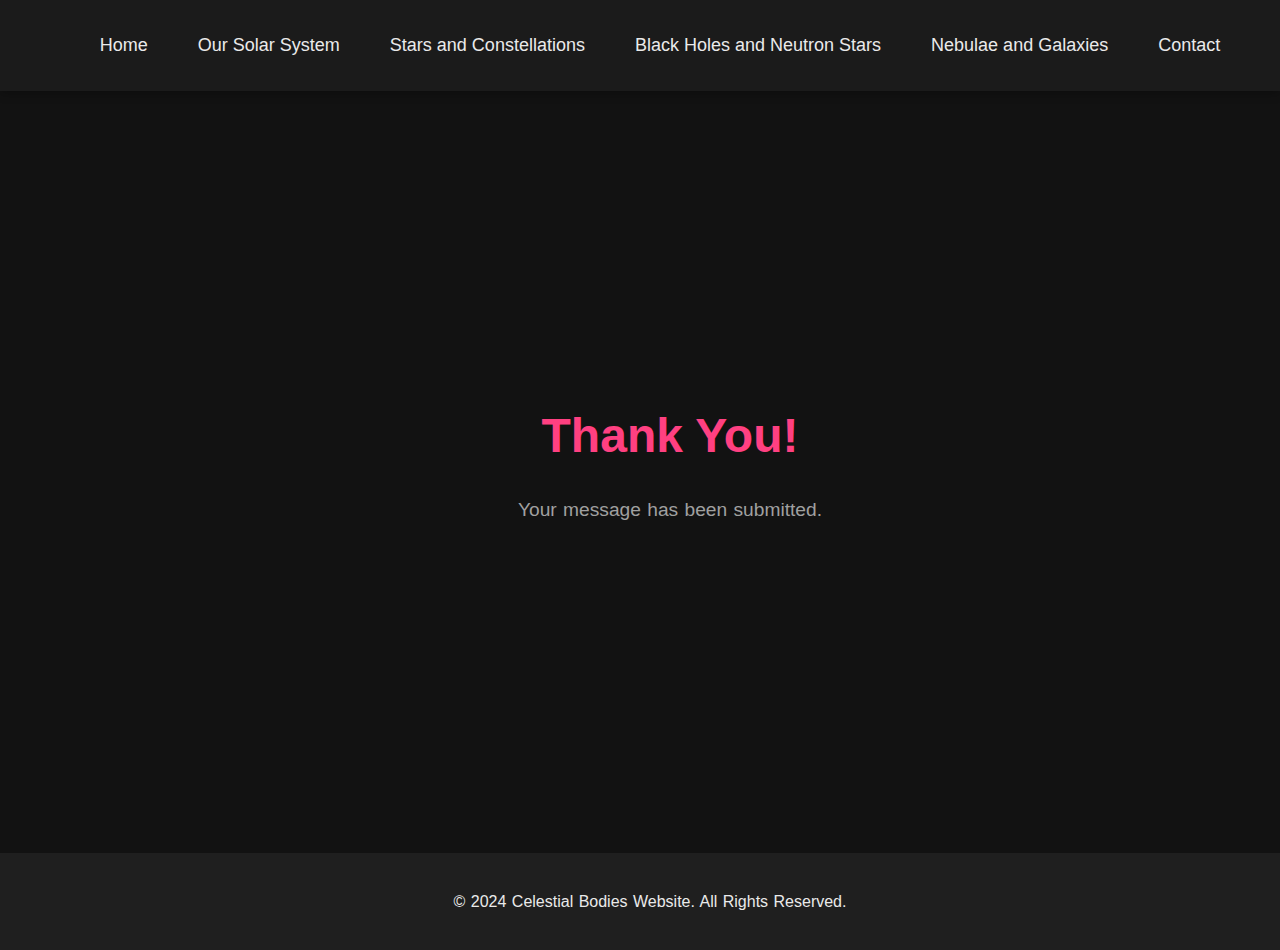
<file: thankyou.html>
<!DOCTYPE html>
<html lang="en">
<head>
    <meta charset="UTF-8">
    <meta name="author" content="Dávid Sebestyén">
    <meta name="viewport" content="width=device-width, initial-scale=1.0">
    <meta name="description" content="A comprehensive website about celestial bodies, stars, and galaxies, providing insightful and detailed information.">
    <meta name="keywords" content="celestial bodies, stars, galaxies, black holes, planets">
    <title>Thank You</title>
    <link rel="stylesheet" href="css/styles.css" type="text/css">
    <link rel="icon" href="img/home/Logoblack.png" type="image/png">
</head>
<body>
    <nav>
        <button class="hamburger" id="hamburger" aria-label="Toggle menu" aria-expanded="false">
            <span></span>
            <span></span>
            <span></span>
        </button>
        <ul class="nav-menu" id="navMenu">
            <li><a href="index.html">Home</a></li>
            <li><a href="solar-system.html">Our Solar System</a></li>
            <li><a href="stars-constellations.html">Stars and Constellations</a></li>
            <li><a href="black-holes.html">Black Holes and Neutron Stars</a></li>
            <li><a href="nebulae-galaxies.html">Nebulae and Galaxies</a></li>
            <li><a href="index.html#contact">Contact</a></li>
        </ul>
    </nav>

    <section id="thankyou">
    <h1 class="thankyou">Thank You!</h1>
    <p class="thankyou-message">Your message has been submitted.</p>
    </section>

    <footer>
        <p>&copy; 2024 Celestial Bodies Website. All Rights Reserved.</p>
    </footer>

    <script src="scripts/scripthamburger.js"></script>
</body>
</html>
</file>
<file: css/styles.css>
/* General Styles */
body {
    font-family: 'Roboto', sans-serif; /* Clean, modern font */
    margin: 0;
    padding: 0;
    line-height: 1.6;
    background-color: #121212; /* Dark background */
    color: #EAEAEA; /* Light text for contrast */
}

/* Header styling */
header {
    background-color: #1F1F1F; /* Darker header for contrast */
    padding: 20px;
    text-align: center;
    box-shadow: 0 2px 15px rgba(0, 0, 0, 0.5); /* Subtle shadow for depth */
}

p {
    text-indent: 20px; /* Indents the first line by 20px */
    line-height: 1.6;  /* Maintain good readability */
    word-spacing: 1px; /* Adds spacing between words */
    
}

header h1 {
    font-size: 36px;
    color: #FF4081; /* Bright pink for header text */
    letter-spacing: 1px; /* Slightly increased spacing for elegance */
}

.header {
    text-indent: 0;    
}

/* Navigation styling */
nav {
    background-color: #1B1B1B; /* Consistent dark theme */
    padding: 15px 0;
    text-align: center;
    box-shadow: 0 2px 10px rgba(0, 0, 0, 0.3); /* Soft shadow for navigation */
    position: relative;
}

nav ul {
    display: flex;
    justify-content: center;
}

nav ul li {
    margin: 0 15px;
    list-style: none;
}

nav a {
    color: #EAEAEA; /* Light text for links */
    text-decoration: none;
    font-size: 18px;
    padding: 5px 10px;
    border-radius: 4px;
    transition: all 0.3s ease;
}

nav a:hover {
    background-color: #FF4081; /* Bright pink background on hover */
    color: #FFFFFF; /* Change text color on hover */
}

.nav-active {
    background-color: #FF4081; /* Bright pink background on active */
    color: #FFFFFF; /* Change text color on active */
}
/* Home page styling */
#home {
    padding: 40px;
    text-align: center;
}

#home h2 {
    font-size: 28px;
    color: #FF4081; /* Bright pink for headings */
    text-shadow: 0 1px 5px rgba(0, 0, 0, 0.5); /* Subtle text shadow */
}

/* List styles */
#home ul {
    list-style-type: none;
    padding: 0;
}

#home li {
    margin: 20px 0;
}

#home li a {
    color: #b8b8b8;
    display: block;
    padding: 15px;
    background-color: #222; /* Dark button background */
    text-decoration: none;
    border-radius: 5px;
    transition: background-color 0.3s ease, transform 0.2s ease; /* Add transform for button effect */
    box-shadow: 0 2px 5px rgba(0, 0, 0, 0.3); /* Soft shadow */
}

#home li a:visited {
    color: #b8b8b8;
}

#home li a:hover {
    background-color: #FF4081; /* Bright background on hover */
    color: #FFFFFF; /* Change text color on hover */
    transform: translateY(-2px); /* Slight lift on hover */
}

/* Content page styles */
section {
    padding: 30px;
}

/* Target only direct child paragraphs of a section */
section > p {
    margin-bottom: 15px;
    color: #EAEAEA;
    font-size: 1.1rem;
}

section p {
    font-size: 18px;
    margin-bottom: 20px; /* Space between paragraphs */
}

/* Article Styles */
article {
    margin-bottom: 0;
    padding: 20px; /* Added padding for articles */
    background-color: #1F1F1F; /* Dark background for articles */
    border-radius: 8px; /* Rounded corners */
    box-shadow: 0 2px 15px rgba(0, 0, 0, 0.5); /* Shadow for articles */
}

#faq article {
    margin-bottom: 30px;
    padding: 20px; /* Added padding for articles */
    background-color: #1F1F1F; /* Dark background for articles */
    border-radius: 8px; /* Rounded corners */
    box-shadow: 0 2px 15px rgba(0, 0, 0, 0.5); /* Shadow for articles */
}

article h3 {
    font-size: 24px;
    color: #FF4081; /* Bright pink for article headings */
    border-bottom: 2px solid #FF4081; /* Underline */
    padding-bottom: 10px;
}

#faq details {
    cursor: pointer; /* Pointer cursor for clickable details */
}

footer {
    display: flex; /* Use flexbox for a simple layout */
    justify-content: center; /* Center the content horizontally */
    align-items: center; /* Align items vertically */
    gap: 10px; /* Space between logo and text */
    padding: 20px;
    background-color: #1F1F1F; /* Background color */
    color: #EAEAEA; /* Text color */
    text-align: center; /* Center the text */
    position: relative;
}

.footer-logo {
    height: 1.2em; /* Slightly smaller height for a balanced look */
    width: auto; /* Maintain aspect ratio */
}

.universe_img {
    float: none;
    margin: 0 20px 10px 0; /* Adds space to the right and bottom of the image */
    max-width: 20%; /* Limits the image width to 40% of the container */
    height: auto; /* Maintains aspect ratio */
    border-radius: 180px; /* Keeps rounded styling */
    box-shadow: 0 2px 15px rgba(0, 0, 0, 0.5); /* Adds shadow for depth */
}

#space-text {
    display: grid;
    grid-template-columns: 1fr 1fr; /* Two equal columns */
    grid-template-rows: auto 1fr; /* Ensure the title and paragraph take full height */
    gap: 20px; /* Space between items */
    padding: 40px;
    background-color: #1F1F1F;
    color: #EAEAEA;
}

#space-text h3 {
    grid-column: 1 / 3; /* Make the header span both columns */
    margin: 0; /* Optional: Remove margin for better spacing */
    font-size: 24px;
    color: #FF4081;
    border-bottom: 2px solid #FF4081;
    padding-bottom: 10px;
}

#space-text .pre-line {
    grid-column: 1; /* Keep the paragraph in the first column */
    white-space: pre-line;
}

.space-image {
    max-width: 100%; /* Ensure image doesn't overflow */
    height: auto; /* Maintain aspect ratio */
    grid-column: 2; /* Keep the image in the second column */
    align-self: start; /* Align image to the start of its grid cell */
    border-radius: 8px;
    box-shadow: 0 4px 15px rgba(0, 0, 0, 0.5);
}

figcaption {
    font-size: 14px;
}

#pillars {
    display: grid;
    grid-template-columns: 1fr 1fr; /* Two equal columns */
    grid-template-rows: auto 1fr; /* Ensure the title and paragraph take full height */
    gap: 20px; /* Space between items */
    padding: 40px;
    background-color: #121212;
    color: #EAEAEA;
}

#pillars h2 {
    grid-column: 1 / 3; /* Make the header span both columns */
    margin: 0; /* Optional: Remove margin for better spacing */
}

.pillars-article {
    margin-bottom: 0;
    grid-column: 1/2;
}

.pillars-img {
    max-width: 90%; /* Ensure image doesn't overflow */
    height: auto; /* Maintain aspect ratio */
    grid-column: 2; /* Keep the image in the second column */
    align-items: baseline;
    border-radius: 8px;
    box-shadow: 0 4px 15px rgba(0, 0, 0, 0.5);
}

#contact {
    padding: 40px;
    background-color: #1F1F1F;
    color: #EAEAEA;
    border-radius: 10px;
    max-width: 600px;
    margin: 0 auto;
    box-shadow: 0 8px 20px rgba(0, 0, 0, 0.3); /* Adds subtle shadow for depth */
    line-height: 1.6;
}

#contact h2 {
    margin-bottom: 20px;
    font-size: 2rem;
    color: #FF4081; /* Highlight the title */
    text-align: center; /* Center-align for a clean look */
    text-transform: uppercase;
}

#contact p {
    margin-bottom: 30px;
    font-size: 1.2rem;
    text-align: center; /* Centered for uniformity */
}

form {
    display: flex;
    flex-direction: column;
    gap: 20px; /* Slightly more spacing for breathing room */
    font-size: 1rem;
}

/* Legend Customization */
fieldset {
    border: 1px solid #333;
    padding: 20px;
    border-radius: 8px;
}

legend {
    font-size: 1.5rem;
    color: #FF4081; /* Match color with the title */
    padding: 0 10px;
    font-weight: bold;
    text-align: center;
    background-color: #1F1F1F; /* Match with form background */
    border-radius: 5px;
    margin-bottom: 20px;
}

label {
    font-weight: bold;
    margin-bottom: 5px;
    color: #EAEAEA; /* Highlight labels */
    display: block;
}

select, input, textarea {
    width: 90%;
    padding: 12px;
    border: 1px solid #333;
    border-radius: 5px;
    background-color: #2C2C2C;
    color: #EAEAEA;
    transition: border-color 0.3s ease-in-out;
}

select:focus, input:focus, textarea:focus {
    border-color: #FF4081; /* Adds focus color for better UX */
    outline: none; /* Removes default focus outline */
}

select::placeholder, input::placeholder, textarea::placeholder {
    font-family: sans-serif;
    font-size: 12px;
    color: #A0A0A0;
}

button {
    padding: 15px 30px;
    background-color: #FF4081;
    color: white;
    border: none;
    border-radius: 5px;
    cursor: pointer;
    font-size: 1.2rem;
    font-weight: bold;
    transition: background-color 0.3s ease, transform 0.2s ease;
    display: block;
    margin: 20px auto 0;
}

button:hover {
    background-color: #fd4f89;
    transform: translateY(-2px);
}

/* Styling for the "Contact Us Directly" Section */
#contact h3 {
    margin-top: 50px;
    font-size: 1.6rem;
    color: #FF4081;
    text-align: center;
}

#direct-contact {
    list-style: none;
    padding: 0;
    margin-top: 20px;
}

#direct-contact li {
    font-size: 1.1rem;
    margin-bottom: 10px;
    text-align: center;
}

#direct-contact strong {
    font-weight: bold;
    color: #FF4081;
}

/* Media query for responsiveness */
@media (max-width: 768px) {
    #contact {
        padding: 30px;
    }
    button {
        font-size: 0.9rem;
        padding: 10px;
    }
}

#thankyou {
    display: flex;
    flex-direction: column;
    width: 100vw;  /* Full viewport width */
    height: 78vh; /* Full viewport height, if desired */
    justify-content: center; /* Align items horizontally */
    align-items: center; /* Align items vertically */
}

h1.thankyou {
    color: #FF4081;
    font-size: 3rem;
    text-align: center;
    margin: 0;
}

p.thankyou-message {
    color: #A0A0A0; 
    font-size: 1.2rem; 
    text-align: center; 
    margin-top: 20px; 
    line-height: 1.6;
    text-indent: 0;
}

.back-to-top {
    display: block; /* Always show the button */
    position: fixed;
    bottom: 30px; /* Distance from the bottom of the page */
    right: 30px; /* Distance from the right of the page */
    background-color: #333; /* Background color */
    color: white; /* Text color */
    border: none; /* No border */
    border-radius: 50%; /* Circular button */
    width: 50px; /* Width of the button */
    height: 50px; /* Height of the button */
    display: flex; /* Flexbox for centering */
    align-items: center; /* Center vertically */
    justify-content: center; /* Center horizontally */
    font-size: 24px; /* Font size for the arrow */
    text-decoration: none; /* Remove underline from link */
    z-index: 1000; /* Ensure it's above other content */
    box-shadow: 0 4px 15px #242424; /* Shadow for depth */
    transition: background-color 0.3s, transform 0.3s; /* Smooth transition */
}

.arrow {
    width: 30px;
    height: auto;
}

.back-to-top:hover {
    background-color: #2c2929; /* Different background on hover */
    transform: scale(1.1); /* Slightly enlarge on hover */
}

.back-to-top:active {
    transform: scale(1); /* Return to original size on click */
}

html {
    scroll-behavior: smooth; /* Enables smooth scrolling */
}

#solarsystem{
    font-size: 1.1rem;
    background-color: #000000;
}

#sun {
    display: grid;
    grid-template-columns: 1fr 1fr; /* Two equal columns */
    grid-template-rows: auto 1fr; /* Ensure the title and paragraph take full height */
    gap: 20px; /* Space between items */
    padding: 40px;
    background-color: #000000;
    color: #EAEAEA;
}

#sun h2 {
    grid-column: 1 / 3; /* Make the header span both columns */
    margin: 0; /* Optional: Remove margin for better spacing */
    font-size: 24px;
    color: #FF4081;
    border-bottom: 2px solid #FF4081;
    padding-bottom: 10px;
    content: ""; /* Pseudo element */
    display: block; /* This will put the pseudo element on its own line. */
    width: 301px; /* Width */
    padding-top: 20px; /* This creates some space between the element and the border. */
}

.sun-ul {
    margin-bottom: 0;
    grid-column: 1/2;
    align-content: center;
}

.sun-img {
    max-width: 70%; /* Ensure image doesn't overflow */
    height: auto; /* Maintain aspect ratio */
    grid-column: 2; /* Keep the image in the second column */
    justify-self: center;
    border-radius: 8px;
    box-shadow: 0 4px 15px rgba(0, 0, 0, 0.5);
}

#mercury {
    display: grid;
    grid-template-columns: 1fr 1fr; /* Two equal columns */
    grid-template-rows: auto 1fr; /* Ensure the title and paragraph take full height */
    gap: 20px; /* Space between items */
    padding: 40px;
    background-color: #000000;
    color: #EAEAEA;
}

#mercury h2 {
    grid-column: 1 / 3; /* Make the header span both columns */
    margin: 0; /* Optional: Remove margin for better spacing */
    font-size: 24px;
    color: #FF4081;
    border-bottom: 2px solid #FF4081;
    padding-bottom: 10px;
    content: ""; /* Pseudo element */
    display: block; /* This will put the pseudo element on its own line. */
    width: 301px; /* Width */
    padding-top: 20px; /* This creates some space between the element and the border. */
}

.mercury-ul {
    margin-bottom: 0;
    grid-column: 1/2;
    align-content: center;
}

.mercury-img {
    max-width: 55%; /* Ensure image doesn't overflow */
    height: auto; /* Maintain aspect ratio */
    grid-column: 2; /* Keep the image in the second column */
    justify-self: center;
    border-radius: 8px;
    box-shadow: 0 4px 15px rgba(0, 0, 0, 0.5);
}

#venus {
    display: grid;
    grid-template-columns: 1fr 1fr; /* Two equal columns */
    grid-template-rows: auto 1fr; /* Ensure the title and paragraph take full height */
    gap: 20px; /* Space between items */
    padding: 40px;
    background-color: #000000;
    color: #EAEAEA;
}

#venus h2 {
    grid-column: 1 / 3; /* Make the header span both columns */
    margin: 0; /* Optional: Remove margin for better spacing */
    font-size: 24px;
    color: #FF4081;
    border-bottom: 2px solid #FF4081;
    padding-bottom: 10px;
    content: ""; /* Pseudo element */
    display: block; /* This will put the pseudo element on its own line. */
    width: 301px; /* Width */
    padding-top: 20px; /* This creates some space between the element and the border. */
}

.venus-ul {
    margin-bottom: 0;
    grid-column: 1/2;
    align-content: center;
}

.venus-img {
    max-width: 58%; /* Ensure image doesn't overflow */
    height: auto; /* Maintain aspect ratio */
    grid-column: 2; /* Keep the image in the second column */
    justify-self: center;
    border-radius: 8px;
    box-shadow: 0 4px 15px rgba(0, 0, 0, 0.5);
}

#earth {
    display: grid;
    grid-template-columns: 1fr 1fr; /* Two equal columns */
    grid-template-rows: auto 1fr; /* Ensure the title and paragraph take full height */
    gap: 20px; /* Space between items */
    padding: 40px;
    background-color: #000000;
    color: #EAEAEA;
}

#earth h2 {
    grid-column: 1 / 3; /* Make the header span both columns */
    margin: 0; /* Optional: Remove margin for better spacing */
    font-size: 24px;
    color: #FF4081;
    border-bottom: 2px solid #FF4081;
    padding-bottom: 10px;
    content: ""; /* Pseudo element */
    display: block; /* This will put the pseudo element on its own line. */
    width: 301px; /* Width */
    padding-top: 20px; /* This creates some space between the element and the border. */
}

.earth-ul {
    margin-bottom: 0;
    grid-column: 1/2;
    align-content: center;
}

.earth-img {
    max-width: 62%; /* Ensure image doesn't overflow */
    height: auto; /* Maintain aspect ratio */
    grid-column: 2; /* Keep the image in the second column */
    justify-self: center;
    border-radius: 8px;
    box-shadow: 0 4px 15px rgba(0, 0, 0, 0.5);
}

#moon {
    display: grid;
    grid-template-columns: 1fr 1fr; /* Two equal columns */
    grid-template-rows: auto 1fr; /* Ensure the title and paragraph take full height */
    gap: 20px; /* Space between items */
    padding: 40px;
    background-color: #000000;
    color: #EAEAEA;
}

#moon h2 {
    grid-column: 1 / 3; /* Make the header span both columns */
    margin: 0; /* Optional: Remove margin for better spacing */
    font-size: 24px;
    color: #FF4081;
    border-bottom: 2px solid #FF4081;
    padding-bottom: 10px;
    content: ""; /* Pseudo element */
    display: block; /* This will put the pseudo element on its own line. */
    width: 301px; /* Width */
    padding-top: 20px; /* This creates some space between the element and the border. */
}

.moon-ul {
    margin-bottom: 0;
    grid-column: 1/2;
    align-content: center;
}

.moon-img {
    max-width: 55%; /* Ensure image doesn't overflow */
    height: auto; /* Maintain aspect ratio */
    grid-column: 2; /* Keep the image in the second column */
    justify-self: center;
    border-radius: 8px;
    box-shadow: 0 4px 15px rgba(0, 0, 0, 0.5);
}

#mars {
    display: grid;
    grid-template-columns: 1fr 1fr; /* Two equal columns */
    grid-template-rows: auto 1fr; /* Ensure the title and paragraph take full height */
    gap: 20px; /* Space between items */
    padding: 40px;
    background-color: #000000;
    color: #EAEAEA;
}

#mars h2 {
    grid-column: 1 / 3; /* Make the header span both columns */
    margin: 0; /* Optional: Remove margin for better spacing */
    font-size: 24px;
    color: #FF4081;
    border-bottom: 2px solid #FF4081;
    padding-bottom: 10px;
    content: ""; /* Pseudo element */
    display: block; /* This will put the pseudo element on its own line. */
    width: 301px; /* Width */
    padding-top: 20px; /* This creates some space between the element and the border. */
}

.mars-ul {
    margin-bottom: 0;
    grid-column: 1/2;
    align-content: center;
}

.mars-img {
    max-width: 55%; /* Ensure image doesn't overflow */
    height: auto; /* Maintain aspect ratio */
    grid-column: 2; /* Keep the image in the second column */
    justify-self: center;
    border-radius: 8px;
    box-shadow: 0 4px 15px rgba(0, 0, 0, 0.5);
}

#jupiter {
    display: grid;
    grid-template-columns: 1fr 1fr; /* Two equal columns */
    grid-template-rows: auto 1fr; /* Ensure the title and paragraph take full height */
    gap: 20px; /* Space between items */
    padding: 40px;
    background-color: #000000;
    color: #EAEAEA;
}

#jupiter h2 {
    grid-column: 1 / 3; /* Make the header span both columns */
    margin: 0; /* Optional: Remove margin for better spacing */
    font-size: 24px;
    color: #FF4081;
    border-bottom: 2px solid #FF4081;
    padding-bottom: 10px;
    content: ""; /* Pseudo element */
    display: block; /* This will put the pseudo element on its own line. */
    width: 301px; /* Width */
    padding-top: 20px; /* This creates some space between the element and the border. */
}

.jupiter-ul {
    margin-bottom: 0;
    grid-column: 1/2;
    align-content: center;
}

.jupiter-img {
    max-width: 64%; /* Ensure image doesn't overflow */
    height: auto; /* Maintain aspect ratio */
    grid-column: 2; /* Keep the image in the second column */
    justify-self: center;
    border-radius: 8px;
    box-shadow: 0 4px 15px rgba(0, 0, 0, 0.5);
}

#saturn {
    display: grid;
    grid-template-columns: 1fr 1fr; /* Two equal columns */
    grid-template-rows: auto 1fr; /* Ensure the title and paragraph take full height */
    gap: 20px; /* Space between items */
    padding: 40px;
    background-color: #000000;
    color: #EAEAEA;
}

#saturn h2 {
    grid-column: 1 / 3; /* Make the header span both columns */
    margin: 0; /* Optional: Remove margin for better spacing */
    font-size: 24px;
    color: #FF4081;
    border-bottom: 2px solid #FF4081;
    padding-bottom: 10px;
    content: ""; /* Pseudo element */
    display: block; /* This will put the pseudo element on its own line. */
    width: 301px; /* Width */
    padding-top: 20px; /* This creates some space between the element and the border. */
}

.saturn-ul {
    margin-bottom: 0;
    grid-column: 1/2;
    align-content: center;
}

.saturn-img {
    max-width: 400%; /* Ensure image doesn't overflow */
    height: auto; /* Maintain aspect ratio */
    grid-column: 2; /* Keep the image in the second column */
    justify-self: center;
    border-radius: 8px;
    box-shadow: 0 4px 15px rgba(0, 0, 0, 0.5);
}

#uranus {
    display: grid;
    grid-template-columns: 1fr 1fr; /* Two equal columns */
    grid-template-rows: auto 1fr; /* Ensure the title and paragraph take full height */
    gap: 20px; /* Space between items */
    padding: 40px;
    background-color: #000000;
    color: #EAEAEA;
}

#uranus h2 {
    grid-column: 1 / 3; /* Make the header span both columns */
    margin: 0; /* Optional: Remove margin for better spacing */
    font-size: 24px;
    color: #FF4081;
    border-bottom: 2px solid #FF4081;
    padding-bottom: 10px;
    content: ""; /* Pseudo element */
    display: block; /* This will put the pseudo element on its own line. */
    width: 301px; /* Width */
    padding-top: 20px; /* This creates some space between the element and the border. */
}

.uranus-ul {
    margin-bottom: 0;
    grid-column: 1/2;
    align-content: center;
}

.uranus-img {
    max-width: 70%; /* Ensure image doesn't overflow */
    height: auto; /* Maintain aspect ratio */
    grid-column: 2; /* Keep the image in the second column */
    justify-self: center;
    border-radius: 8px;
    box-shadow: 0 4px 15px rgba(0, 0, 0, 0.5);
}

#neptune {
    display: grid;
    grid-template-columns: 1fr 1fr; /* Two equal columns */
    grid-template-rows: auto 1fr; /* Ensure the title and paragraph take full height */
    gap: 20px; /* Space between items */
    padding: 40px;
    background-color: #000000;
    color: #EAEAEA;
}

#neptune h2 {
    grid-column: 1 / 3; /* Make the header span both columns */
    margin: 0; /* Optional: Remove margin for better spacing */
    font-size: 24px;
    color: #FF4081;
    border-bottom: 2px solid #FF4081;
    padding-bottom: 10px;
    content: ""; /* Pseudo element */
    display: block; /* This will put the pseudo element on its own line. */
    width: 301px; /* Width */
    padding-top: 20px; /* This creates some space between the element and the border. */
}

.neptune-ul {
    margin-bottom: 0;
    grid-column: 1/2;
    align-content: center;
}

.neptune-img {
    max-width: 60%; /* Ensure image doesn't overflow */
    height: auto; /* Maintain aspect ratio */
    grid-column: 2; /* Keep the image in the second column */
    justify-self: center;
    border-radius: 8px;
    box-shadow: 0 4px 15px rgba(0, 0, 0, 0.5);
}

#starsconstellations{
    font-size: 1.1rem;
    background-color: #000000;
}

#sirius {
    display: grid;
    grid-template-columns: 1fr 1fr; /* Two equal columns */
    grid-template-rows: auto 1fr; /* Ensure the title and paragraph take full height */
    gap: 20px; /* Space between items */
    padding: 40px;
    background-color: #000000;
    color: #EAEAEA;
}

#sirius h2 {
    grid-column: 1 / 3; /* Make the header span both columns */
    margin: 0; /* Optional: Remove margin for better spacing */
    font-size: 24px;
    color: #FF4081;
    border-bottom: 2px solid #FF4081;
    padding-bottom: 10px;
    content: ""; /* Pseudo element */
    display: block; /* This will put the pseudo element on its own line. */
    width: 301px; /* Width */
    padding-top: 20px; /* This creates some space between the element and the border. */
}

.sirius-ul {
    margin-bottom: 0;
    grid-column: 1/2;
    align-content: center;
}

.sirius-img {
    max-width: 70%; /* Ensure image doesn't overflow */
    height: auto; /* Maintain aspect ratio */
    grid-column: 2; /* Keep the image in the second column */
    justify-self: center;
    border-radius: 8px;
    box-shadow: 0 4px 15px rgba(0, 0, 0, 0.5);
    border-radius: 20px;
}

#betelgeuse {
    display: grid;
    grid-template-columns: 1fr 1fr; /* Two equal columns */
    grid-template-rows: auto 1fr; /* Ensure the title and paragraph take full height */
    gap: 20px; /* Space between items */
    padding: 40px;
    background-color: #000000;
    color: #EAEAEA;
}

#betelgeuse h2 {
    grid-column: 1 / 3; /* Make the header span both columns */
    margin: 0; /* Optional: Remove margin for better spacing */
    font-size: 24px;
    color: #FF4081;
    border-bottom: 2px solid #FF4081;
    padding-bottom: 10px;
    content: ""; /* Pseudo element */
    display: block; /* This will put the pseudo element on its own line. */
    width: 301px; /* Width */
    padding-top: 20px; /* This creates some space between the element and the border. */
}

.betelgeuse-ul {
    margin-bottom: 0;
    grid-column: 1/2;
    align-content: center;
}

.betelgeuse-img {
    max-width: 70%; /* Ensure image doesn't overflow */
    height: auto; /* Maintain aspect ratio */
    grid-column: 2; /* Keep the image in the second column */
    justify-self: center;
    border-radius: 8px;
    box-shadow: 0 4px 15px rgba(0, 0, 0, 0.5);
}

#polaris {
    display: grid;
    grid-template-columns: 1fr 1fr; /* Two equal columns */
    grid-template-rows: auto 1fr; /* Ensure the title and paragraph take full height */
    gap: 20px; /* Space between items */
    padding: 40px;
    background-color: #000000;
    color: #EAEAEA;
}

#polaris h2 {
    grid-column: 1 / 3; /* Make the header span both columns */
    margin: 0; /* Optional: Remove margin for better spacing */
    font-size: 24px;
    color: #FF4081;
    border-bottom: 2px solid #FF4081;
    padding-bottom: 10px;
    content: ""; /* Pseudo element */
    display: block; /* This will put the pseudo element on its own line. */
    width: 301px; /* Width */
    padding-top: 20px; /* This creates some space between the element and the border. */
}

.polaris-ul {
    margin-bottom: 0;
    grid-column: 1/2;
    align-content: center;
}

.polaris-img {
    max-width: 90%; /* Ensure image doesn't overflow */
    height: auto; /* Maintain aspect ratio */
    grid-column: 2; /* Keep the image in the second column */
    justify-self: center;
    border-radius: 8px;
    box-shadow: 0 4px 15px rgba(0, 0, 0, 0.5);
}

#rigel {
    display: grid;
    grid-template-columns: 1fr 1fr; /* Two equal columns */
    grid-template-rows: auto 1fr; /* Ensure the title and paragraph take full height */
    gap: 20px; /* Space between items */
    padding: 40px;
    background-color: #000000;
    color: #EAEAEA;
}

#rigel h2 {
    grid-column: 1 / 3; /* Make the header span both columns */
    margin: 0; /* Optional: Remove margin for better spacing */
    font-size: 24px;
    color: #FF4081;
    border-bottom: 2px solid #FF4081;
    padding-bottom: 10px;
    content: ""; /* Pseudo element */
    display: block; /* This will put the pseudo element on its own line. */
    width: 301px; /* Width */
    padding-top: 20px; /* This creates some space between the element and the border. */
}

.rigel-ul {
    margin-bottom: 0;
    grid-column: 1/2;
    align-content: center;
}

.rigel-img {
    max-width: 90%; /* Ensure image doesn't overflow */
    height: auto; /* Maintain aspect ratio */
    grid-column: 2; /* Keep the image in the second column */
    justify-self: center;
    border-radius: 8px;
    box-shadow: 0 4px 15px rgba(0, 0, 0, 0.5);
    border-radius: 10px;
}

#proximacentauri {
    display: grid;
    grid-template-columns: 1fr 1fr; /* Two equal columns */
    grid-template-rows: auto 1fr; /* Ensure the title and paragraph take full height */
    gap: 20px; /* Space between items */
    padding: 40px;
    background-color: #000000;
    color: #EAEAEA;
}

#proximacentauri h2 {
    grid-column: 1 / 3; /* Make the header span both columns */
    margin: 0; /* Optional: Remove margin for better spacing */
    font-size: 24px;
    color: #FF4081;
    border-bottom: 2px solid #FF4081;
    padding-bottom: 10px;
    content: ""; /* Pseudo element */
    display: block; /* This will put the pseudo element on its own line. */
    width: 301px; /* Width */
    padding-top: 20px; /* This creates some space between the element and the border. */
}

.proximacentauri-ul {
    margin-bottom: 0;
    grid-column: 1/2;
    align-content: center;
}

.proximacentauri-img {
    max-width: 80%; /* Ensure image doesn't overflow */
    height: auto; /* Maintain aspect ratio */
    grid-column: 2; /* Keep the image in the second column */
    justify-self: center;
    border-radius: 8px;
    box-shadow: 0 4px 15px rgba(0, 0, 0, 0.5);
}

#thesun {
    display: grid;
    grid-template-columns: 1fr 1fr; /* Two equal columns */
    grid-template-rows: auto 1fr; /* Ensure the title and paragraph take full height */
    gap: 20px; /* Space between items */
    padding: 40px;
    background-color: #000000;
    color: #EAEAEA;
}

#thesun h2 {
    grid-column: 1 / 3; /* Make the header span both columns */
    margin: 0; /* Optional: Remove margin for better spacing */
    font-size: 24px;
    color: #FF4081;
    border-bottom: 2px solid #FF4081;
    padding-bottom: 10px;
    content: ""; /* Pseudo element */
    display: block; /* This will put the pseudo element on its own line. */
    width: 301px; /* Width */
    padding-top: 20px; /* This creates some space between the element and the border. */
}

.thesun-ul {
    margin-bottom: 0;
    grid-column: 1/2;
    align-content: center;
}

.thesun-img {
    max-width: 75%; /* Ensure image doesn't overflow */
    height: auto; /* Maintain aspect ratio */
    grid-column: 2; /* Keep the image in the second column */
    justify-self: center;
    border-radius: 8px;
    box-shadow: 0 4px 15px rgba(0, 0, 0, 0.5);
}

#orion {
    display: grid;
    grid-template-columns: 1fr 1fr; /* Two equal columns */
    grid-template-rows: auto 1fr; /* Ensure the title and paragraph take full height */
    gap: 20px; /* Space between items */
    padding: 40px;
    background-color: #000000;
    color: #EAEAEA;
}

#orion h2 {
    grid-column: 1 / 3; /* Make the header span both columns */
    margin: 0; /* Optional: Remove margin for better spacing */
    font-size: 24px;
    color: #FF4081;
    border-bottom: 2px solid #FF4081;
    padding-bottom: 10px;
    content: ""; /* Pseudo element */
    display: block; /* This will put the pseudo element on its own line. */
    width: 301px; /* Width */
    padding-top: 20px; /* This creates some space between the element and the border. */
}

.orion-ul {
    margin-bottom: 0;
    grid-column: 1/2;
    align-content: center;
}

.orion-img {
    max-width: 70%; /* Ensure image doesn't overflow */
    height: auto; /* Maintain aspect ratio */
    grid-column: 2; /* Keep the image in the second column */
    justify-self: center;
    border-radius: 8px;
    box-shadow: 0 4px 15px rgba(0, 0, 0, 0.5);
}

#ursamajor {
    display: grid;
    grid-template-columns: 1fr 1fr; /* Two equal columns */
    grid-template-rows: auto 1fr; /* Ensure the title and paragraph take full height */
    gap: 20px; /* Space between items */
    padding: 40px;
    background-color: #000000;
    color: #EAEAEA;
}

#ursamajor h2 {
    grid-column: 1 / 3; /* Make the header span both columns */
    margin: 0; /* Optional: Remove margin for better spacing */
    font-size: 24px;
    color: #FF4081;
    border-bottom: 2px solid #FF4081;
    padding-bottom: 10px;
    content: ""; /* Pseudo element */
    display: block; /* This will put the pseudo element on its own line. */
    width: 301px; /* Width */
    padding-top: 20px; /* This creates some space between the element and the border. */
}

.ursamajor-ul {
    margin-bottom: 0;
    grid-column: 1/2;
    align-content: center;
}

.ursamajor-img {
    max-width: 70%; /* Ensure image doesn't overflow */
    height: auto; /* Maintain aspect ratio */
    grid-column: 2; /* Keep the image in the second column */
    justify-self: center;
    border-radius: 8px;
    box-shadow: 0 4px 15px rgba(0, 0, 0, 0.5);
}

#scorpius {
    display: grid;
    grid-template-columns: 1fr 1fr; /* Two equal columns */
    grid-template-rows: auto 1fr; /* Ensure the title and paragraph take full height */
    gap: 20px; /* Space between items */
    padding: 40px;
    background-color: #000000;
    color: #EAEAEA;
}

#scorpius h2 {
    grid-column: 1 / 3; /* Make the header span both columns */
    margin: 0; /* Optional: Remove margin for better spacing */
    font-size: 24px;
    color: #FF4081;
    border-bottom: 2px solid #FF4081;
    padding-bottom: 10px;
    content: ""; /* Pseudo element */
    display: block; /* This will put the pseudo element on its own line. */
    width: 301px; /* Width */
    padding-top: 20px; /* This creates some space between the element and the border. */
}

.scorpius-ul {
    margin-bottom: 0;
    grid-column: 1/2;
    align-content: center;
}

.scorpius-img {
    max-width: 100%; /* Ensure image doesn't overflow */
    height: auto; /* Maintain aspect ratio */
    grid-column: 2; /* Keep the image in the second column */
    justify-self: center;
    border-radius: 8px;
    box-shadow: 0 4px 15px rgba(0, 0, 0, 0.5);
}

#blackholes {
    font-size: 1.1rem;
    background-color: #000000;
}
#sagittariusa {
    display: grid;
    grid-template-columns: 1fr 1fr; /* Two equal columns */
    grid-template-rows: auto 1fr; /* Ensure the title and paragraph take full height */
    gap: 20px; /* Space between items */
    padding: 40px;
    background-color: #000000;
    color: #EAEAEA;
}

#sagittariusa h2 {
    grid-column: 1 / 3; /* Make the header span both columns */
    margin: 0; /* Optional: Remove margin for better spacing */
    font-size: 24px;
    color: #FF4081;
    border-bottom: 2px solid #FF4081;
    padding-bottom: 10px;
    content: ""; /* Pseudo element */
    display: block; /* This will put the pseudo element on its own line. */
    width: 301px; /* Width */
    padding-top: 20px; /* This creates some space between the element and the border. */
}

.sagittariusa-ul {
    margin-bottom: 0;
    grid-column: 1/2;
    align-content: center;
}

.sagittariusa-img {
    max-width: 100%; /* Ensure image doesn't overflow */
    height: auto; /* Maintain aspect ratio */
    grid-column: 2; /* Keep the image in the second column */
    justify-self: center;
    border-radius: 8px;
    box-shadow: 0 4px 15px rgba(0, 0, 0, 0.5);
}

#m87 {
    display: grid;
    grid-template-columns: 1fr 1fr; /* Two equal columns */
    grid-template-rows: auto 1fr; /* Ensure the title and paragraph take full height */
    gap: 20px; /* Space between items */
    padding: 40px;
    background-color: #000000;
    color: #EAEAEA;
}

#m87 h2 {
    grid-column: 1 / 3; /* Make the header span both columns */
    margin: 0; /* Optional: Remove margin for better spacing */
    font-size: 24px;
    color: #FF4081;
    border-bottom: 2px solid #FF4081;
    padding-bottom: 10px;
    content: ""; /* Pseudo element */
    display: block; /* This will put the pseudo element on its own line. */
    width: 301px; /* Width */
    padding-top: 20px; /* This creates some space between the element and the border. */
}

.m87-ul {
    margin-bottom: 0;
    grid-column: 1/2;
    align-content: center;
}

.m87-img {
    max-width: 110%; /* Ensure image doesn't overflow */
    height: auto; /* Maintain aspect ratio */
    grid-column: 2; /* Keep the image in the second column */
    justify-self: center;
    border-radius: 8px;
    box-shadow: 0 4px 15px rgba(0, 0, 0, 0.5);
}

#cygnus {
    display: grid;
    grid-template-columns: 1fr 1fr; /* Two equal columns */
    grid-template-rows: auto 1fr; /* Ensure the title and paragraph take full height */
    gap: 20px; /* Space between items */
    padding: 40px;
    background-color: #000000;
    color: #EAEAEA;
}

#cygnus h2 {
    grid-column: 1 / 3; /* Make the header span both columns */
    margin: 0; /* Optional: Remove margin for better spacing */
    font-size: 24px;
    color: #FF4081;
    border-bottom: 2px solid #FF4081;
    padding-bottom: 10px;
    content: ""; /* Pseudo element */
    display: block; /* This will put the pseudo element on its own line. */
    width: 301px; /* Width */
    padding-top: 20px; /* This creates some space between the element and the border. */
}

.cygnus-ul {
    margin-bottom: 0;
    grid-column: 1/2;
    align-content: center;
}

.cygnus-img {
    max-width: 100%; /* Ensure image doesn't overflow */
    height: auto; /* Maintain aspect ratio */
    grid-column: 2; /* Keep the image in the second column */
    justify-self: center;
    border-radius: 8px;
    box-shadow: 0 4px 15px rgba(0, 0, 0, 0.5);
}

#crabpulsar {
    display: grid;
    grid-template-columns: 1fr 1fr; /* Two equal columns */
    grid-template-rows: auto 1fr; /* Ensure the title and paragraph take full height */
    gap: 20px; /* Space between items */
    padding: 40px;
    background-color: #000000;
    color: #EAEAEA;
}

#crabpulsar h2 {
    grid-column: 1 / 3; /* Make the header span both columns */
    margin: 0; /* Optional: Remove margin for better spacing */
    font-size: 24px;
    color: #FF4081;
    border-bottom: 2px solid #FF4081;
    padding-bottom: 10px;
    content: ""; /* Pseudo element */
    display: block; /* This will put the pseudo element on its own line. */
    width: 301px; /* Width */
    padding-top: 20px; /* This creates some space between the element and the border. */
}

.crabpulsar-ul {
    margin-bottom: 0;
    grid-column: 1/2;
    align-content: center;
}

.crabpulsar-img {
    max-width: 70%; /* Ensure image doesn't overflow */
    height: auto; /* Maintain aspect ratio */
    grid-column: 2; /* Keep the image in the second column */
    justify-self: center;
    border-radius: 8px;
    box-shadow: 0 4px 15px rgba(0, 0, 0, 0.5);
}

#velapulsar {
    display: grid;
    grid-template-columns: 1fr 1fr; /* Two equal columns */
    grid-template-rows: auto 1fr; /* Ensure the title and paragraph take full height */
    gap: 20px; /* Space between items */
    padding: 40px;
    background-color: #000000;
    color: #EAEAEA;
}

#velapulsar h2 {
    grid-column: 1 / 3; /* Make the header span both columns */
    margin: 0; /* Optional: Remove margin for better spacing */
    font-size: 24px;
    color: #FF4081;
    border-bottom: 2px solid #FF4081;
    padding-bottom: 10px;
    content: ""; /* Pseudo element */
    display: block; /* This will put the pseudo element on its own line. */
    width: 301px; /* Width */
    padding-top: 20px; /* This creates some space between the element and the border. */
}

.velapulsar-ul {
    margin-bottom: 0;
    grid-column: 1/2;
    align-content: center;
}

.velapulsar-img {
    max-width: 90%; /* Ensure image doesn't overflow */
    height: auto; /* Maintain aspect ratio */
    grid-column: 2; /* Keep the image in the second column */
    justify-self: center;
    border-radius: 8px;
    box-shadow: 0 4px 15px rgba(0, 0, 0, 0.5);
}

#nebulae {
    font-size: 1.1rem;
    background-color: #000000;
    
}

#orionnebula {
    display: grid;
    grid-template-columns: 1fr 1fr; /* Two equal columns */
    grid-template-rows: auto 1fr; /* Ensure the title and paragraph take full height */
    gap: 20px; /* Space between items */
    padding: 40px;
    background-color: #000000;
    color: #EAEAEA;
}

#orionnebula h2 {
    grid-column: 1 / 3; /* Make the header span both columns */
    margin: 0; /* Optional: Remove margin for better spacing */
    font-size: 24px;
    color: #FF4081;
    border-bottom: 2px solid #FF4081;
    padding-bottom: 10px;
    content: ""; /* Pseudo element */
    display: block; /* This will put the pseudo element on its own line. */
    width: 301px; /* Width */
    padding-top: 20px; /* This creates some space between the element and the border. */
}

.orionnebula-ul {
    margin-bottom: 0;
    grid-column: 1/2;
    align-content: center;
}

.orionnebula-img {
    max-width: 90%; /* Ensure image doesn't overflow */
    height: auto; /* Maintain aspect ratio */
    grid-column: 2; /* Keep the image in the second column */
    justify-self: center;
    border-radius: 8px;
    box-shadow: 0 4px 15px rgba(0, 0, 0, 0.5);
}

#carina {
    display: grid;
    grid-template-columns: 1fr 1fr; /* Two equal columns */
    grid-template-rows: auto 1fr; /* Ensure the title and paragraph take full height */
    gap: 20px; /* Space between items */
    padding: 40px;
    background-color: #000000;
    color: #EAEAEA;
}

#carina h2 {
    grid-column: 1 / 3; /* Make the header span both columns */
    margin: 0; /* Optional: Remove margin for better spacing */
    font-size: 24px;
    color: #FF4081;
    border-bottom: 2px solid #FF4081;
    padding-bottom: 10px;
    content: ""; /* Pseudo element */
    display: block; /* This will put the pseudo element on its own line. */
    width: 301px; /* Width */
    padding-top: 20px; /* This creates some space between the element and the border. */
}

.carina-ul {
    margin-bottom: 0;
    grid-column: 1/2;
    align-content: center;
}

.carina-img {
    max-width: 90%; /* Ensure image doesn't overflow */
    height: auto; /* Maintain aspect ratio */
    grid-column: 2; /* Keep the image in the second column */
    justify-self: center;
    border-radius: 8px;
    box-shadow: 0 4px 15px rgba(0, 0, 0, 0.5);
}

#eaglenebula {
    display: grid;
    grid-template-columns: 1fr 1fr; /* Two equal columns */
    grid-template-rows: auto 1fr; /* Ensure the title and paragraph take full height */
    gap: 20px; /* Space between items */
    padding: 40px;
    background-color: #000000;
    color: #EAEAEA;
}

#eaglenebula h2 {
    grid-column: 1 / 3; /* Make the header span both columns */
    margin: 0; /* Optional: Remove margin for better spacing */
    font-size: 24px;
    color: #FF4081;
    border-bottom: 2px solid #FF4081;
    padding-bottom: 10px;
    content: ""; /* Pseudo element */
    display: block; /* This will put the pseudo element on its own line. */
    width: 301px; /* Width */
    padding-top: 20px; /* This creates some space between the element and the border. */
}

.eaglenebula-ul {
    margin-bottom: 0;
    grid-column: 1/2;
    align-content: center;
}

.eaglenebula-img {
    max-width: 90%; /* Ensure image doesn't overflow */
    height: auto; /* Maintain aspect ratio */
    grid-column: 2; /* Keep the image in the second column */
    justify-self: center;
    border-radius: 8px;
    box-shadow: 0 4px 15px rgba(0, 0, 0, 0.5);
}

#ringnebula {
    display: grid;
    grid-template-columns: 1fr 1fr; /* Two equal columns */
    grid-template-rows: auto 1fr; /* Ensure the title and paragraph take full height */
    gap: 20px; /* Space between items */
    padding: 40px;
    background-color: #000000;
    color: #EAEAEA;
}

#ringnebula h2 {
    grid-column: 1 / 3; /* Make the header span both columns */
    margin: 0; /* Optional: Remove margin for better spacing */
    font-size: 24px;
    color: #FF4081;
    border-bottom: 2px solid #FF4081;
    padding-bottom: 10px;
    content: ""; /* Pseudo element */
    display: block; /* This will put the pseudo element on its own line. */
    width: 301px; /* Width */
    padding-top: 20px; /* This creates some space between the element and the border. */
}

.ringnebula-ul {
    margin-bottom: 0;
    grid-column: 1/2;
    align-content: center;
}

.ringnebula-img {
    max-width: 90%; /* Ensure image doesn't overflow */
    height: auto; /* Maintain aspect ratio */
    grid-column: 2; /* Keep the image in the second column */
    justify-self: center;
    border-radius: 8px;
    box-shadow: 0 4px 15px rgba(0, 0, 0, 0.5);
}

#milkyway {
    display: grid;
    grid-template-columns: 1fr 1fr; /* Two equal columns */
    grid-template-rows: auto 1fr; /* Ensure the title and paragraph take full height */
    gap: 20px; /* Space between items */
    padding: 40px;
    background-color: #000000;
    color: #EAEAEA;
}

#milkyway h2 {
    grid-column: 1 / 3; /* Make the header span both columns */
    margin: 0; /* Optional: Remove margin for better spacing */
    font-size: 24px;
    color: #FF4081;
    border-bottom: 2px solid #FF4081;
    padding-bottom: 10px;
    content: ""; /* Pseudo element */
    display: block; /* This will put the pseudo element on its own line. */
    width: 301px; /* Width */
    padding-top: 20px; /* This creates some space between the element and the border. */
}

.milkyway-ul {
    margin-bottom: 0;
    grid-column: 1/2;
    align-content: center;
}

.milkyway-img {
    max-width: 90%; /* Ensure image doesn't overflow */
    height: auto; /* Maintain aspect ratio */
    grid-column: 2; /* Keep the image in the second column */
    justify-self: center;
    border-radius: 8px;
    box-shadow: 0 4px 15px rgba(0, 0, 0, 0.5);
}

#andromeda {
    display: grid;
    grid-template-columns: 1fr 1fr; /* Two equal columns */
    grid-template-rows: auto 1fr; /* Ensure the title and paragraph take full height */
    gap: 20px; /* Space between items */
    padding: 40px;
    background-color: #000000;
    color: #EAEAEA;
}

#andromeda h2 {
    grid-column: 1 / 3; /* Make the header span both columns */
    margin: 0; /* Optional: Remove margin for better spacing */
    font-size: 24px;
    color: #FF4081;
    border-bottom: 2px solid #FF4081;
    padding-bottom: 10px;
    content: ""; /* Pseudo element */
    display: block; /* This will put the pseudo element on its own line. */
    width: 301px; /* Width */
    padding-top: 20px; /* This creates some space between the element and the border. */
}

.andromeda-ul {
    margin-bottom: 0;
    grid-column: 1/2;
    align-content: center;
}

.andromeda-img {
    max-width: 90%; /* Ensure image doesn't overflow */
    height: auto; /* Maintain aspect ratio */
    grid-column: 2; /* Keep the image in the second column */
    justify-self: center;
    border-radius: 8px;
    box-shadow: 0 4px 15px rgba(0, 0, 0, 0.5);
}

#sombrero {
    display: grid;
    grid-template-columns: 1fr 1fr; /* Two equal columns */
    grid-template-rows: auto 1fr; /* Ensure the title and paragraph take full height */
    gap: 20px; /* Space between items */
    padding: 40px;
    background-color: #000000;
    color: #EAEAEA;
}

#sombrero h2 {
    grid-column: 1 / 3; /* Make the header span both columns */
    margin: 0; /* Optional: Remove margin for better spacing */
    font-size: 24px;
    color: #FF4081;
    border-bottom: 2px solid #FF4081;
    padding-bottom: 10px;
    content: ""; /* Pseudo element */
    display: block; /* This will put the pseudo element on its own line. */
    width: 301px; /* Width */
    padding-top: 20px; /* This creates some space between the element and the border. */
}

.sombrero-ul {
    margin-bottom: 0;
    grid-column: 1/2;
    align-content: center;
}

.sombrero-img {
    max-width: 90%; /* Ensure image doesn't overflow */
    height: auto; /* Maintain aspect ratio */
    grid-column: 2; /* Keep the image in the second column */
    justify-self: center;
    border-radius: 8px;
    box-shadow: 0 4px 15px rgba(0, 0, 0, 0.5);
}

#whirlpool {
    display: grid;
    grid-template-columns: 1fr 1fr; /* Two equal columns */
    grid-template-rows: auto 1fr; /* Ensure the title and paragraph take full height */
    gap: 20px; /* Space between items */
    padding: 40px;
    background-color: #000000;
    color: #EAEAEA;
}

#whirlpool h2 {
    grid-column: 1 / 3; /* Make the header span both columns */
    margin: 0; /* Optional: Remove margin for better spacing */
    font-size: 24px;
    color: #FF4081;
    border-bottom: 2px solid #FF4081;
    padding-bottom: 10px;
    content: ""; /* Pseudo element */
    display: block; /* This will put the pseudo element on its own line. */
    width: 301px; /* Width */
    padding-top: 20px; /* This creates some space between the element and the border. */
}

.whirlpool-ul {
    margin-bottom: 0;
    grid-column: 1/2;
    align-content: center;
}

.whirlpool-img {
    max-width: 90%; /* Ensure image doesn't overflow */
    height: auto; /* Maintain aspect ratio */
    grid-column: 2; /* Keep the image in the second column */
    justify-self: center;
    border-radius: 8px;
    box-shadow: 0 4px 15px rgba(0, 0, 0, 0.5);
}

/* General Responsive Section and Text Adjustments */
@media (max-width: 768px) {
    section {
        padding: 20px; /* Reduce padding for sections on smaller screens */
    }

    header h1 {
        font-size: 28px; /* Reduce header size for better fit */
    }

    h2 {
        font-size: 24px; /* Adjust headings for smaller screens */
    }

    p {
        font-size: 16px; /* Reduce paragraph text size for readability */
    }

    button {
        font-size: 1rem;
        padding: 12px; /* Keep button padding consistent for easier interaction */
    }

    ul {
        list-style-type: none; /* Remove default list style on mobile */
        padding-left: 0; /* Remove default padding */
    }

    li {
        margin-bottom: 15px; /* Ensure list items have space between them */
    }
}

/* Image Responsiveness */
@media (max-width: 768px) {
    img {
        width: 100%; /* Ensure images use full width available */
        height: auto; /* Maintain aspect ratio */
    }

    .universe_img, .pillars-img, .space-image, .sun-img, .mercury-img, .venus-img, .earth-img, .moon-img, .mars-img, .jupiter-img, .saturn-img, .uranus-img, .neptune-img, .sirius-img, .betelgeuse-img, .polaris-img, .rigel-img, .proximacentauri-img, .thesun-img, .orion-img, .ursamajor-img, .scorpius-img, .sagittariusa-img, .m87-img, .cygnus-img, .crabpulsar-img, .velapulsar-img, .orionnebula-img, .carina-img, .eaglenebula-img, .ringnebula-img, .milkyway-img, .andromeda-img, .sombrero-img, .whirlpool-img {
        width: 100%; /* Ensure images fill the container */
        max-width: 100%; /* Remove size limits for better adaptability */
        height: auto; /* Maintain aspect ratio */
    }
}

/* Grid Layout Adjustments for Mobile */
@media (max-width: 768px) {
    #space-text, #pillars, #sun, #mercury, #venus, #earth, #moon, #mars, #jupiter, #saturn, #uranus, #neptune, #sirius, #betelgeuse, #polaris, #rigel, #proximacentauri, #thesun, #orion, #ursamajor, #scorpius, #sagittariusa, #m87, #cygnus, #crabpulsar, #velapulsar, #orionnebula, #carina, #eaglenebula, #ringnebula, #milkyway, #andromeda, #sombrero, #whirlpool {
        display: flex;
        flex-direction: column; /* Change to a single column layout for mobile */
        gap: 20px; /* Add gap between elements for clarity */
    }
}

/* Back to Top Button Adjustment for Mobile */
@media (max-width: 480px) {
    .back-to-top {
        bottom: 10px; /* Less distance from the bottom */
        right: 10px;
        width: 50px; /* Slightly reduce button size */
        height: 50px; /* Slightly reduce button size */
        font-size: 20px; /* Adjust font size for smaller button */
    }
}

/* Footer Adjustments */
@media (max-width: 768px) {
    footer p {
        font-size: 14px; /* Reduce footer text size for readability */
    }
}

/* Contact Form Adjustment */
@media (max-width: 768px) {
    #contact {
        padding: 30px;
        max-width: 100%; /* Ensure the contact form fits smaller screens */
    }

    #contact h2 {
        font-size: 1.8rem; /* Adjust heading size */
    }

    form {
        gap: 15px; /* Adjust gap between form elements */
    }
}

/* FAQ Section Adjustments */
@media (max-width: 768px) {
    #faq article {
        padding: 15px; /* Reduce padding for FAQ articles on smaller screens */
    }

    #faq details {
        font-size: 16px; /* Smaller text for FAQ entries */
    }
}

/* Adjustments for Very Small Screens (Under 480px) */
@media (max-width: 480px) {
    header h1 {
        font-size: 24px; /* Smaller header text on very small screens */
    }

    nav a {
        font-size: 14px; /* Further reduce font size for navigation */
    }

    section p {
        font-size: 14px; /* Further reduce paragraph text for readability */
    }

    h2 {
        font-size: 20px; /* Adjust heading size for very small screens */
    }

    button {
        padding: 8px; /* Adjust button padding for smaller screens */
    }

    .back-to-top {
        bottom: 8px;
        right: 8px;
        width: 40px; /* Reduce button size further */
        height: 40px;
    }
}


/* Responsive Navigation Styling for Mobile */
@media (max-width: 768px) {
    nav ul {
        display: flex;
        flex-direction: column; /* Stack links vertically */
        align-items: center; /* Center links horizontally */
        padding: 0;
        margin: 0;
        gap: 15px; /* Add space between links */
    }

    nav ul li {
        margin: 0; /* Remove default margin */
    }

    nav a {
        font-size: 18px; /* Adjust font size for readability */
        padding: 10px 20px; /* Increase padding for easier tapping */
        display: block; /* Make links full-width within their container */
        text-align: center; /* Center the link text */
        background-color: #1B1B1B; /* Maintain background color for consistency */
        border-radius: 4px; /* Add rounded corners */
        width: 100%; /* Ensure links are full-width within the flex container */
        box-sizing: border-box; /* Include padding in width calculations */
    }

    nav a:hover {
        background-color: #FF4081; /* Bright pink background on hover */
        color: #FFFFFF; /* Change text color on hover */
    }
}

.cookie-popup {
    position: fixed;
    bottom: 20px;
    left: 50%;
    transform: translateX(-50%) translateY(0);
    background: linear-gradient(145deg, #252525, #1a1a1a);
    color: white;
    padding: 20px 50px;
    border-radius: 18px;
    box-shadow: 0 10px 30px rgba(0, 0, 0, 0.3);
    display: flex;
    justify-content: space-between;
    align-items: center;
    opacity: 1;
    transition: opacity 0.6s ease, transform 0.6s ease;
    z-index: 9999;
    max-width: 550px;
    width: 90%;
    backdrop-filter: blur(15px);
    border: 1px solid rgba(255, 255, 255, 0.1);
    animation: slideIn 1s ease;
}

/* Text inside the pop-up */
.cookie-popup p {
    text-indent: 0;
    margin: 0;
    font-size: 17px;
    flex-grow: 1;
    color: #e0e0e0;
    letter-spacing: 0.5px;
    line-height: 1.8;
}

/* Link styling */
.cookie-popup a {
    color: #FF4081;
    text-decoration: none;
    font-weight: 600;
    transition: color 0.3s ease, border-bottom 0.3s ease;
    border-bottom: 2px solid transparent;
}

.cookie-popup a:hover {
    color: #ff206a;
    border-bottom: 2px solid #ff206a;
}

/* Button styling */
.cookie-popup button {
    background-color: #FF4081;
    color: #ffffff;
    border: none;
    padding: 12px 30px;
    border-radius: 50px;
    cursor: pointer;
    font-weight: bold;
    font-size: 15px;
    transition: background-color 0.3s ease, box-shadow 0.3s ease;
    margin-left: 20px;
    box-shadow: 0 6px 20px rgba(255, 64, 129, 0.4);
    outline: none;
    position: relative;
    display: flex;
    align-items: center;
    justify-content: center;
    overflow: hidden;
    z-index: 1;
}

/* Button hover effect */
.cookie-popup button::before {
    content: '';
    position: absolute;
    top: 50%;
    left: 50%;
    width: 300%;
    height: 300%;
    background: radial-gradient(circle, rgba(255, 64, 129, 0.3), rgba(255, 64, 129, 0));
    transform: translate(-50%, -50%) scale(0);
    transition: transform 0.5s ease;
    border-radius: 50%;
    z-index: 0;
}

.cookie-popup button:hover::before {
    transform: translate(-50%, -50%) scale(1);
}

.cookie-popup button:hover {
    background-color: #ff206a;
    /* Removed transform property */
    box-shadow: 0 8px 30px rgba(255, 64, 129, 0.6);
}

/* Fade-out effect - moving downward */
.cookie-popup.fade-out {
    opacity: 0;
    transform: translateX(-50%) translateY(50px);
}

/* Slide in effect for when it appears */
@keyframes slideIn {
    0% {
        transform: translateX(-50%) translateY(100px);
        opacity: 0;
    }
    100% {
        transform: translateX(-50%) translateY(0);
        opacity: 1;
    }
}

/* Media query to improve small-screen experience */
@media (max-width: 600px) {
    .cookie-popup {
        flex-direction: column;
        padding: 15px 20px;
        bottom: 10px;
        max-width: 95%;
    }

    .cookie-popup p {
        font-size: 15px;
        margin-bottom: 10px;
    }

    .cookie-popup button {
        margin-left: 0;
        width: 100%;
        padding: 10px 0;
    }
}

/* Hamburger menu button styling */
.hamburger {
    display: none; /* Hidden by default */
    flex-direction: column;
    justify-content: space-around;
    width: 35px; /* Slightly larger for better visibility */
    height: 28px;
    background: none;
    border: none;
    cursor: pointer;
    padding: 0;
    margin-left: auto;
    margin-right: 20px; /* Adjust this value to move the icon further in */
    position: relative;
    z-index: 10000; /* Ensure it stays on top of everything */
    transition: transform 0.3s ease; /* Subtle animation for overall button */
}

.hamburger span {
    display: block;
    width: 100%;
    height: 3px;
    background: #FF4081; /* Modern, vibrant color */
    border-radius: 3px; /* Rounded edges for a softer look */
    transition: transform 0.3s ease, background-color 0.3s ease, opacity 0.3s ease;
    position: relative;
}

/* Add a slight scale on hover for interactivity */
.hamburger:hover {
    transform: scale(1.05);
}

.hamburger:hover span {
    background-color: #FF206a; /* Slightly darker on hover for feedback */
}

/* Active state (cross "X" effect) */
.hamburger.active span:nth-child(1) {
    transform: rotate(45deg) translate(6px, 6px); /* Adjusted to ensure proper crossing */
    transform-origin: center;
    box-shadow: 0px 0px 5px rgba(255, 64, 129, 0.5); /* Subtle glow */
}

.hamburger.active span:nth-child(2) {
    opacity: 0; /* Hide the middle bar */
}

.hamburger.active span:nth-child(3) {
    transform: rotate(-45deg) translate(6px, -6px); /* Adjusted to ensure proper crossing */
    transform-origin: center;
    box-shadow: 0px 0px 5px rgba(255, 64, 129, 0.5); /* Subtle glow */
}

.hamburger.active span {
    background-color: #ff206a; /* Make the "X" stand out with a darker color */
    transition: transform 0.4s ease, background-color 0.4s ease;
}

.hamburger:hover {
    transform: scale(1.05);
}

/* Responsive: Show the hamburger only on smaller screens */
@media (max-width: 768px) {
    .hamburger {
        display: flex;
        position: relative;
        z-index: 10000; /* Ensure it's above everything else */
    }

    .nav-menu {
        position: fixed;
        right: -100%;
        top: 0;
        height: 100vh; /* Full screen height */
        width: 100%;
        background: #1b1b1b;
        display: flex;
        flex-direction: column;
        justify-content: center;
        align-items: center;
        transition: right 0.4s cubic-bezier(0.68, -0.55, 0.27, 1.55); /* Smooth and springy animation */
        z-index: 9999;
    }

    .nav-menu.active {
        right: 0;
    }

    .nav-menu li {
        margin: 20px 0;
    }

    .nav-menu a {
        color: #eaeaea;
        font-size: 1.5rem;
        font-weight: bold;
        text-decoration: none;
        transition: color 0.3s ease, transform 0.3s ease;
    }

    nav a:hover {
        background-color: #FF4081; /* Bright pink background on hover */
        color: #FFFFFF; /* Change text color on hover */
    }

    /* Active hamburger icon transition */
    .hamburger.active span:nth-child(1),
    .hamburger.active span:nth-child(3) {
        z-index: 10000;
    }

    .hamburger.active span:nth-child(2) {
        opacity: 0; /* Hide middle bar */
    }
}

/* Larger screens: Hide the hamburger and display normal menu */
@media (min-width: 769px) {
    .nav-menu {
        display: flex;
        position: relative;
        right: 0; /* Ensure it's visible on larger screens */
    }

    .hamburger {
        display: none;
    }
}

@media (max-width: 768px) {
    #thankyou {
        display: flex;
        flex-direction: column;
        width: 90vw;  /* Full viewport width */
        height: 74vh; /* Full viewport height, if desired */
        justify-content: center; /* Align items horizontally */
        align-items: center; /* Align items vertically */
    }
    
    h1.thankyou {
        color: #FF4081;
        font-size: 3rem;
        text-align: center;
        margin: 0;
    }
    
    p.thankyou-message {
        color: #A0A0A0; 
        font-size: 1.2rem; 
        text-align: center; 
        margin-top: 20px; 
        line-height: 1.6;
        text-indent: 0;
    }
}

.visually-hidden {
    position: absolute;
    width: 1px;
    height: 1px;
    margin: -1px;
    padding: 0;
    overflow: hidden;
    clip: rect(0, 0, 0, 0);
    border: 0;
}

#fun-table {
    padding: 40px;
    background-color: #1F1F1F;
    color: #EAEAEA;
    border-radius: 10px;
    box-shadow: 0 8px 20px rgba(0, 0, 0, 0.5);
    max-width: 80%;
    margin: 20px auto;
    text-align: center;
    width: fit-content;
}

#fun-table h3 {
    font-size: 2rem;
    color: #FF4081;
    margin-bottom: 20px;
    text-align: center;
    border-bottom: 2px solid #FF4081;
    padding-bottom: 10px;
}

#fun-table table {
    width: 100%;
    border-collapse: collapse;
    font-size: 1.1rem;
    margin-top: 20px;
}

#fun-table th, #fun-table td {
    padding: 20px;
    text-align: center;
    border-bottom: 2px solid #333;
    color: #EAEAEA;
}

#fun-table th {
    background-color: #2C2C2C;
    color: #FF4081;
    font-weight: bold;
    text-transform: uppercase;
    font-size: 1.2rem;
    border-bottom: 2px solid #FF4081;
}

#fun-table tbody tr:nth-child(odd) {
    background-color: #2B2B2B;
}

#fun-table tbody tr:nth-child(even) {
    background-color: #242424;
}

#fun-table tbody tr:hover {
    background-color: #FF4081;
    color: #1F1F1F;
    transition: background-color 0.3s ease;
}

#fun-table td:first-letter {
    font-size: 1.2rem;
    color: #EAEAEA;
}

#fun-table td {
    color: #EAEAEA;
}

#fun-table caption {
    caption-side: top;
    font-size: 1.2rem;
    color: #A0A0A0;
    margin-bottom: 10px;
    padding-top: 20px;
}

.fun-fact {
    margin-top: 20px;
    font-size: 1rem;
    color: #CCCCCC;
    font-style: italic;
    max-width: 80%;
    margin: 0 auto;
    text-align: center;
}
</file>
